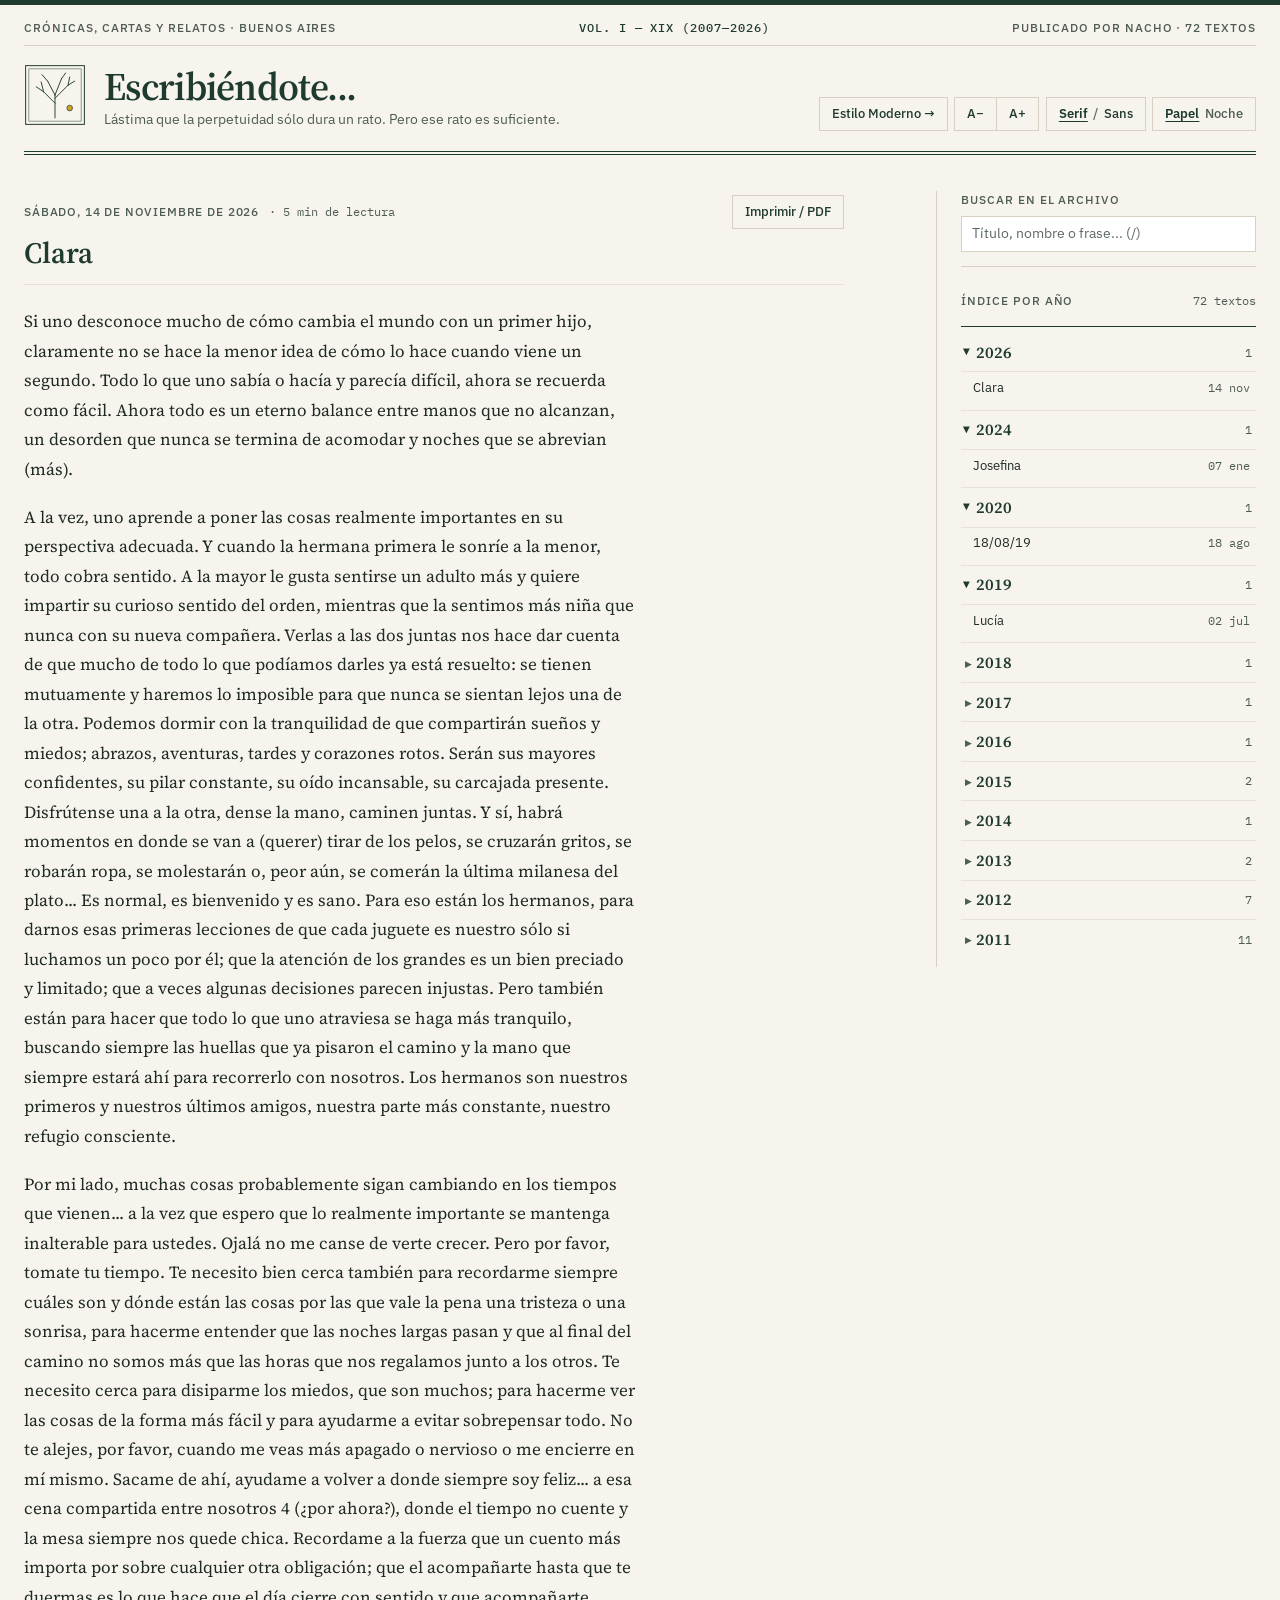
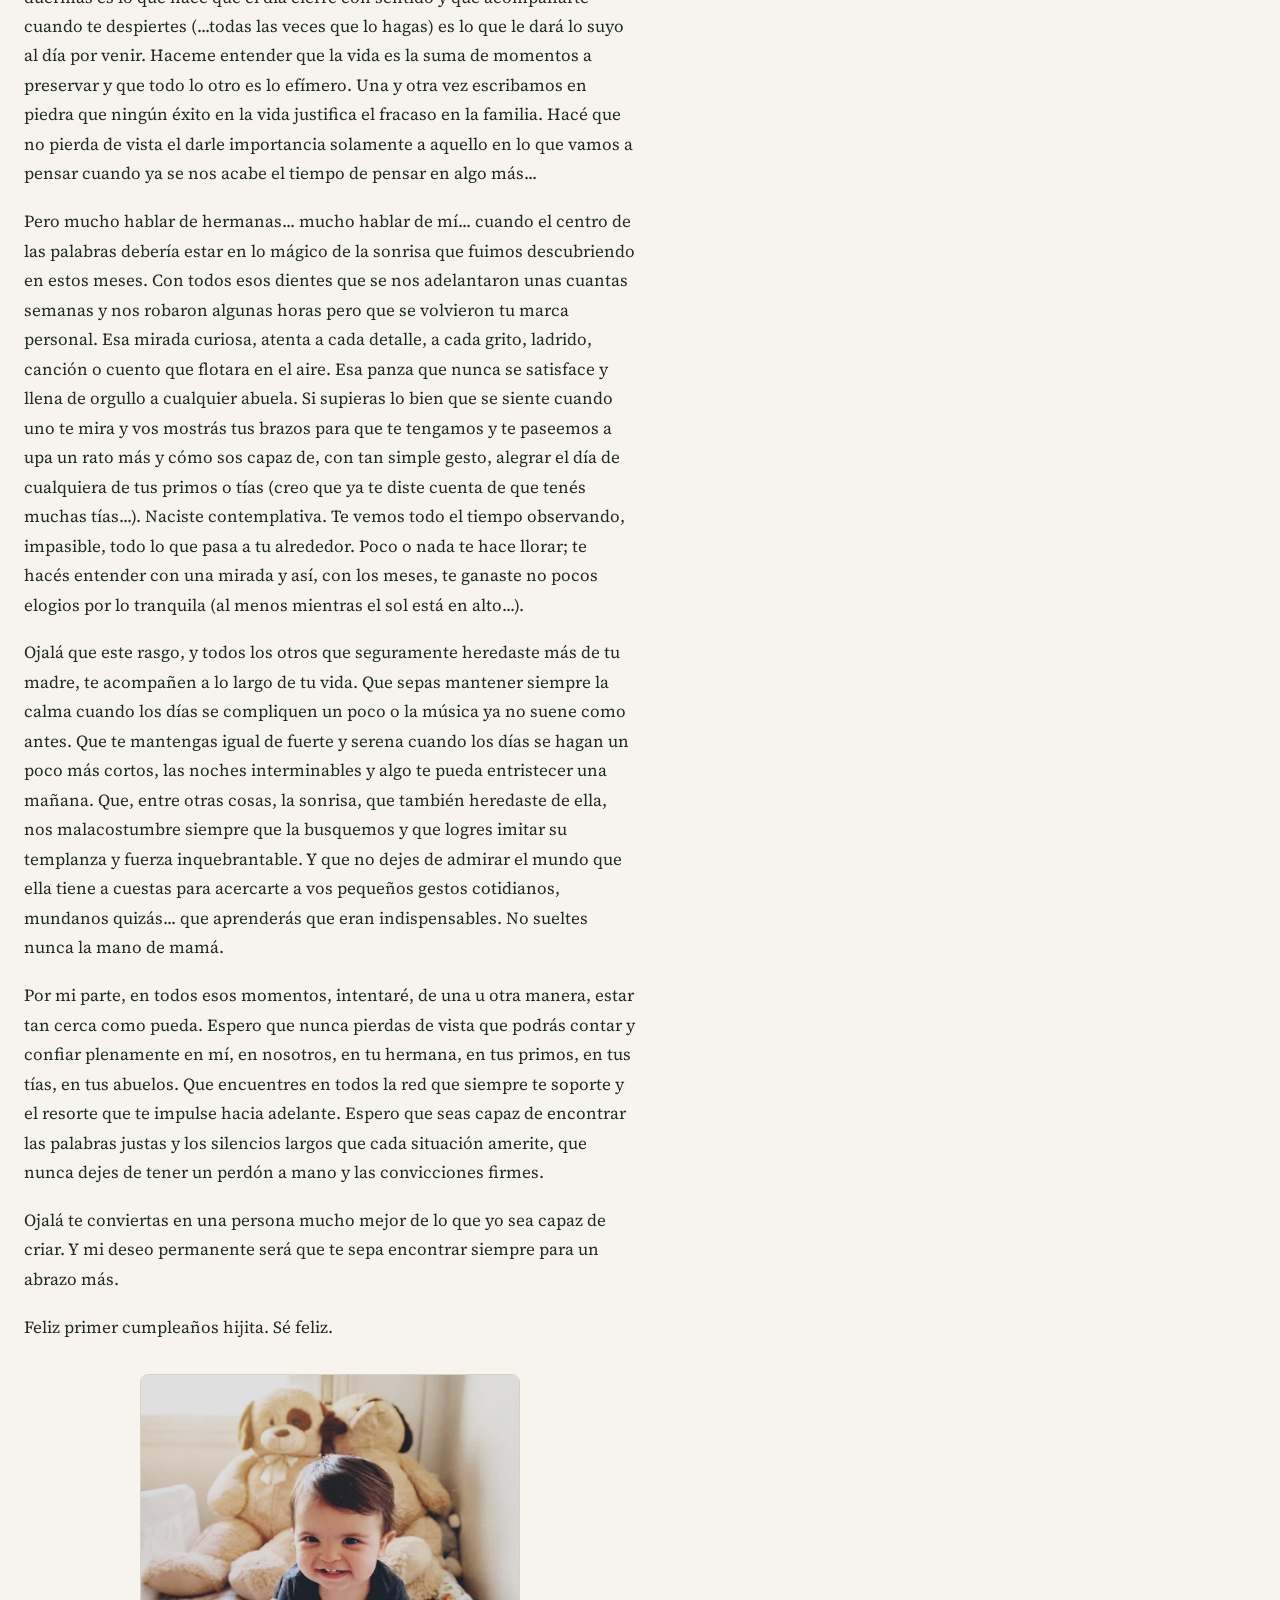
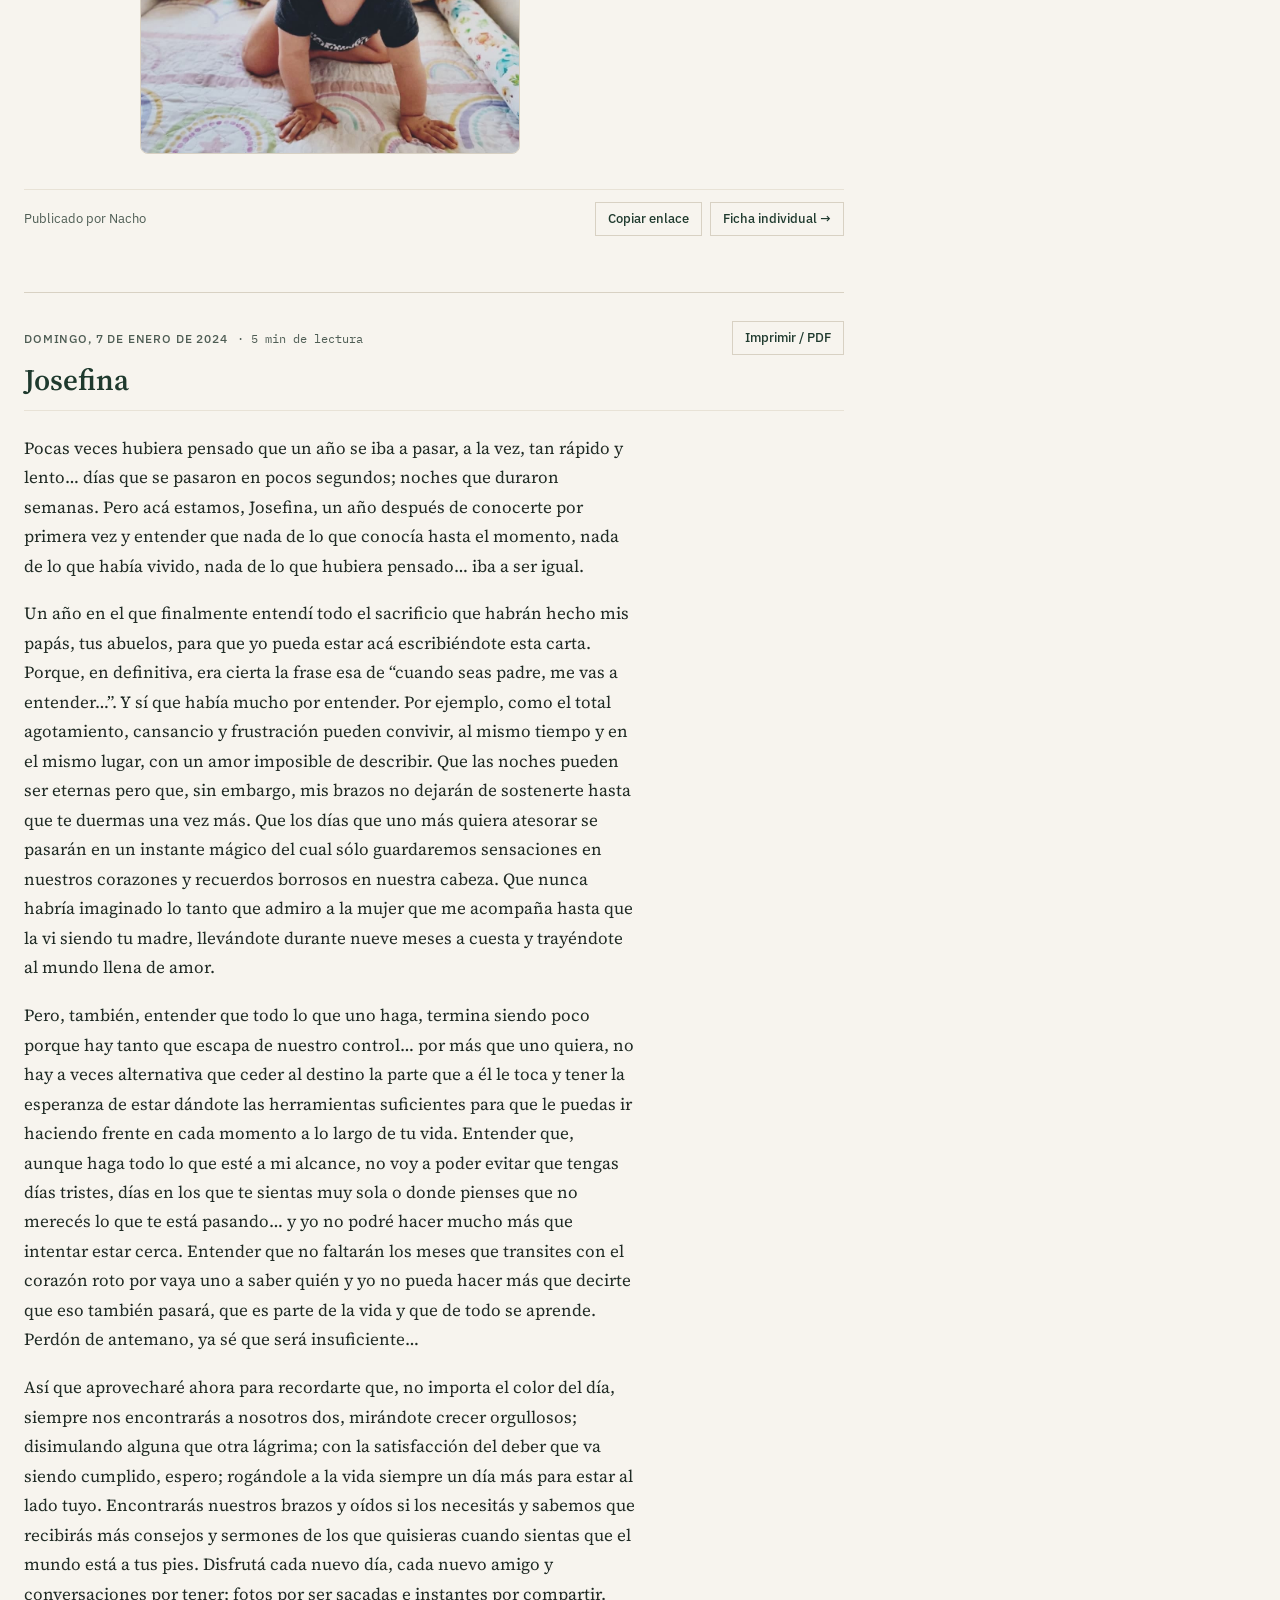
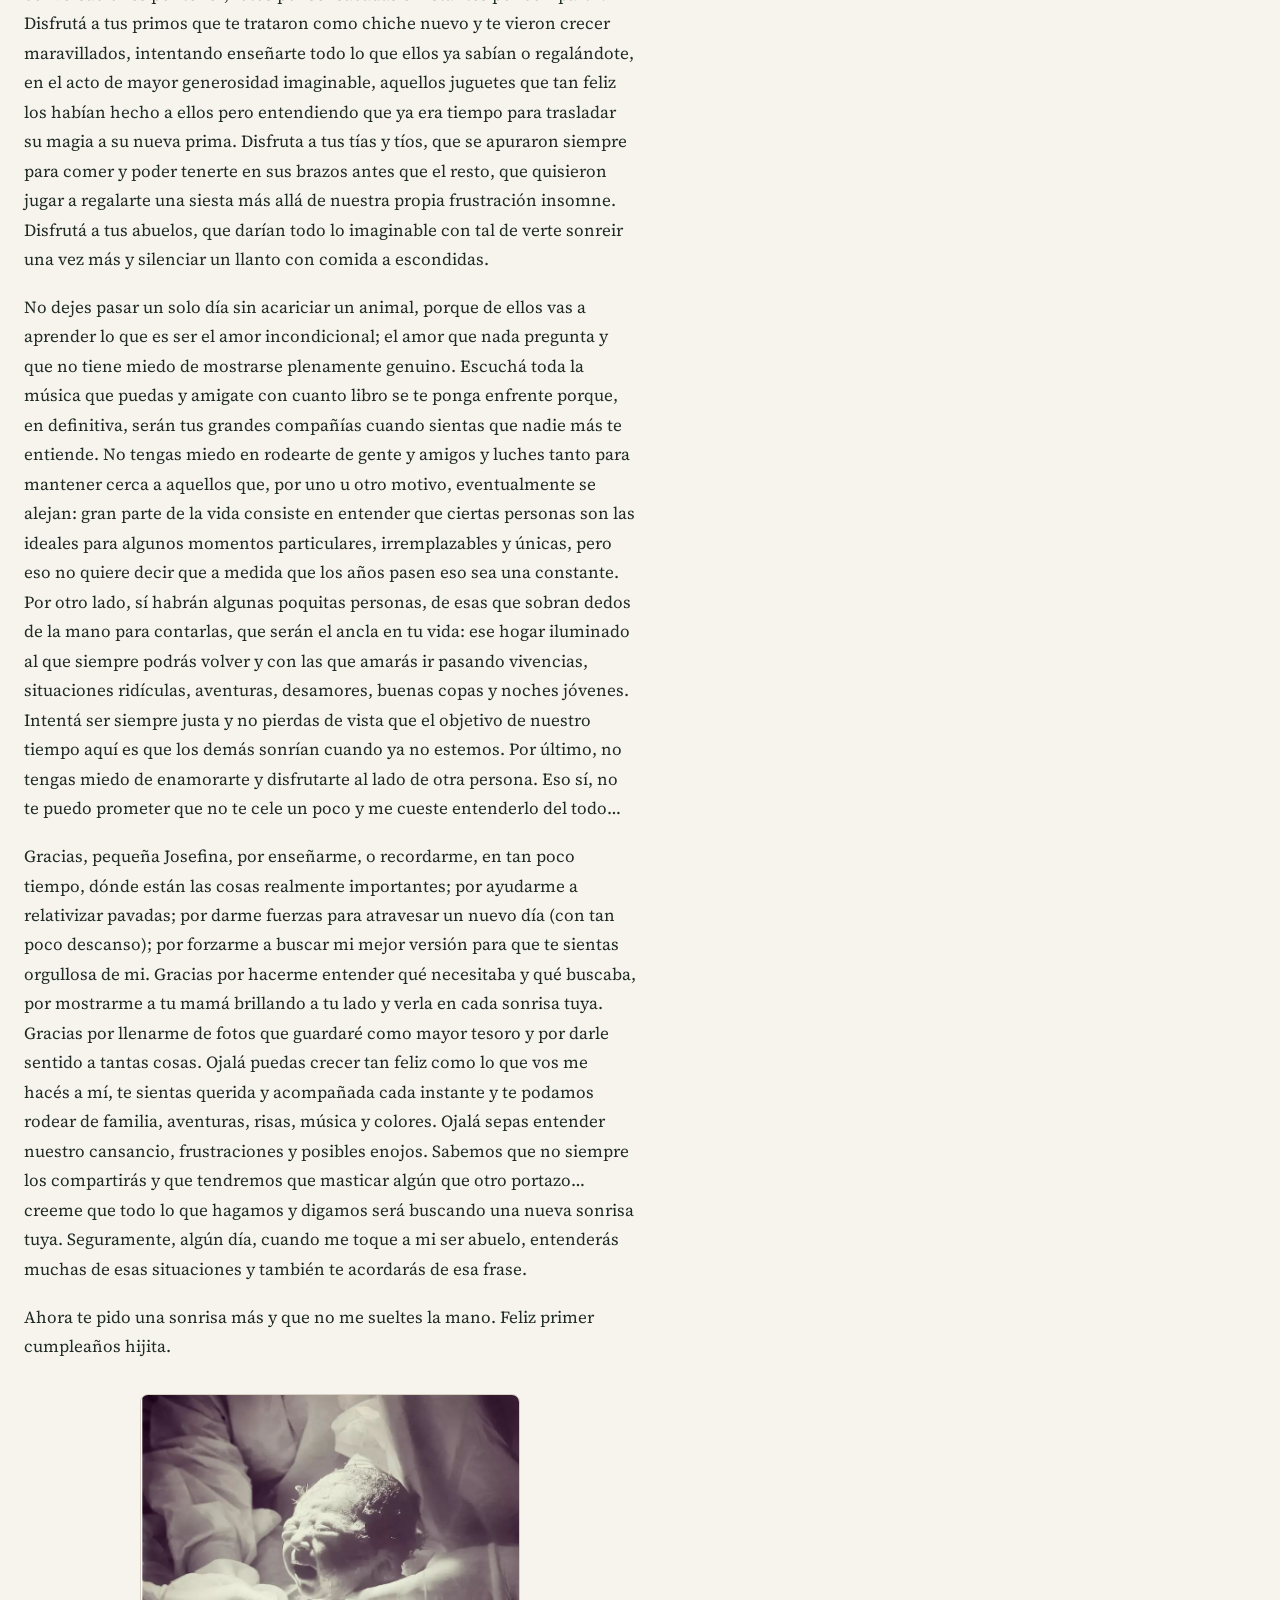
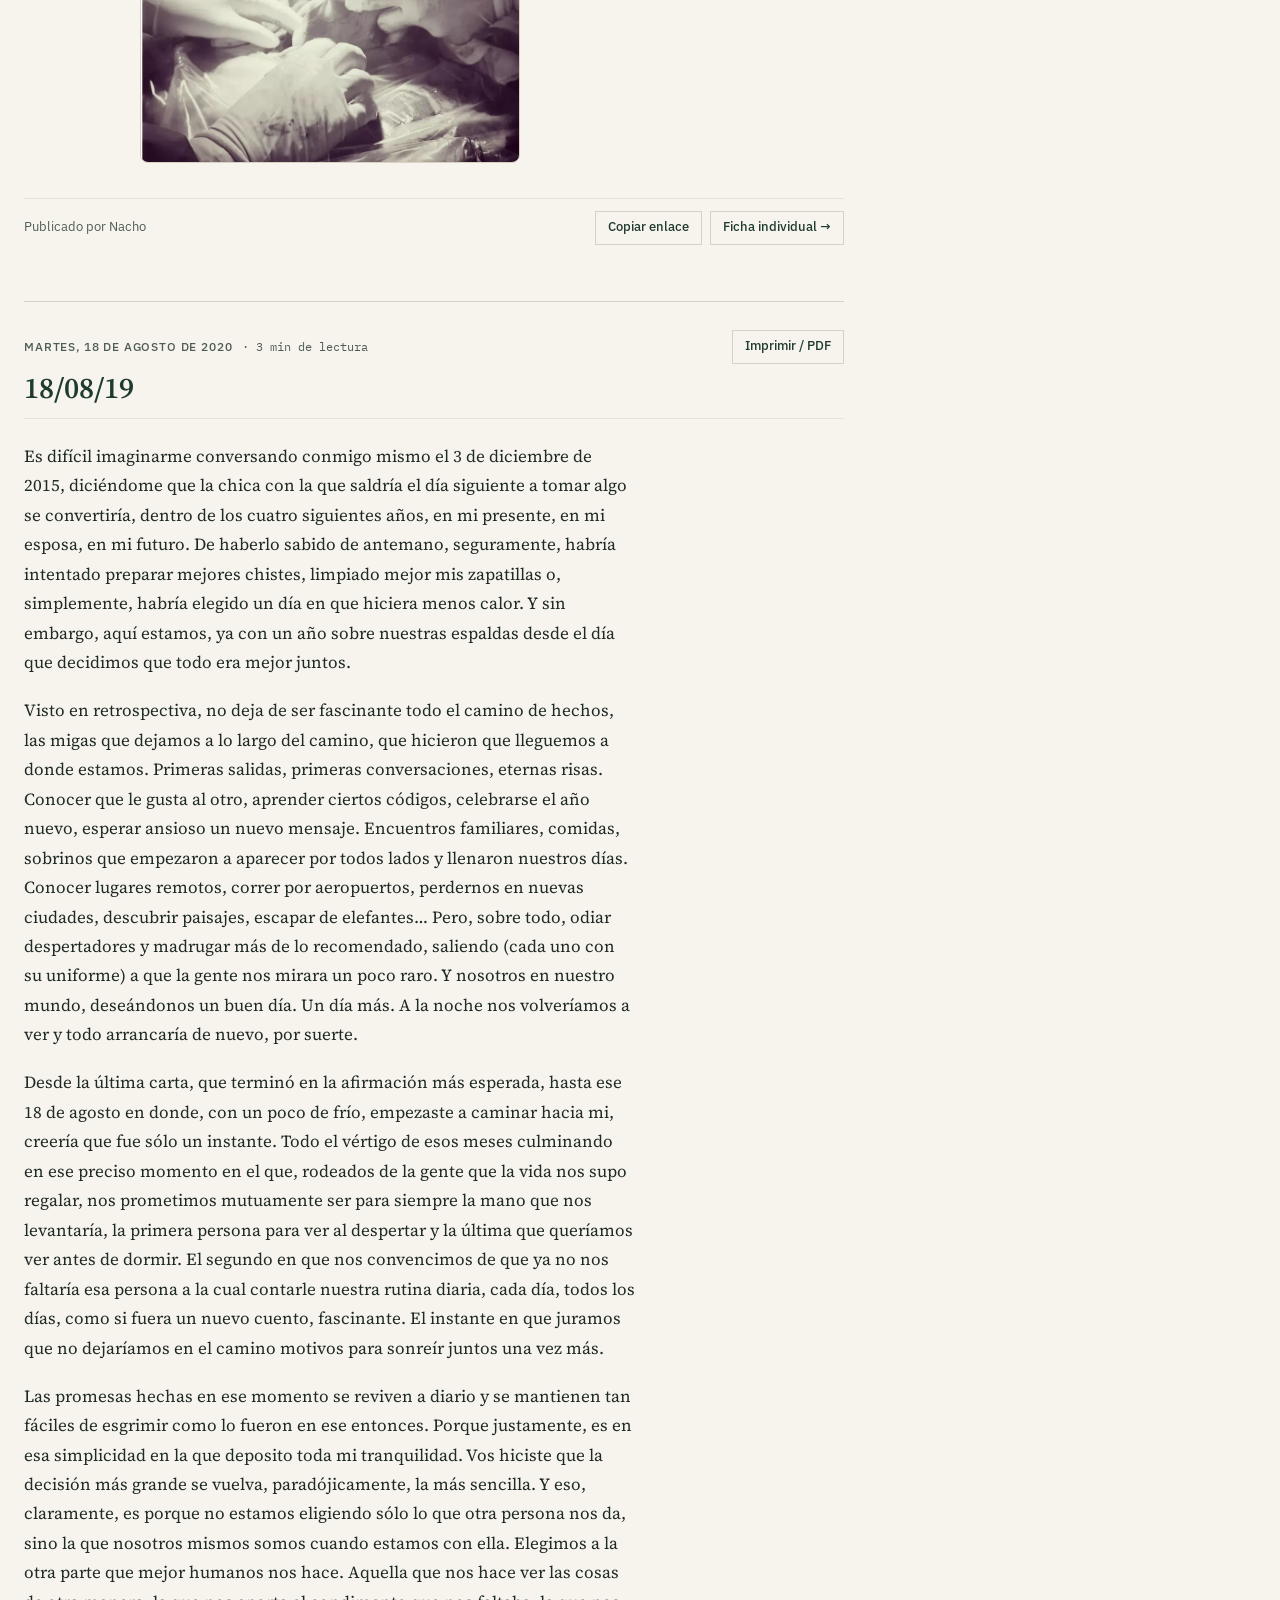
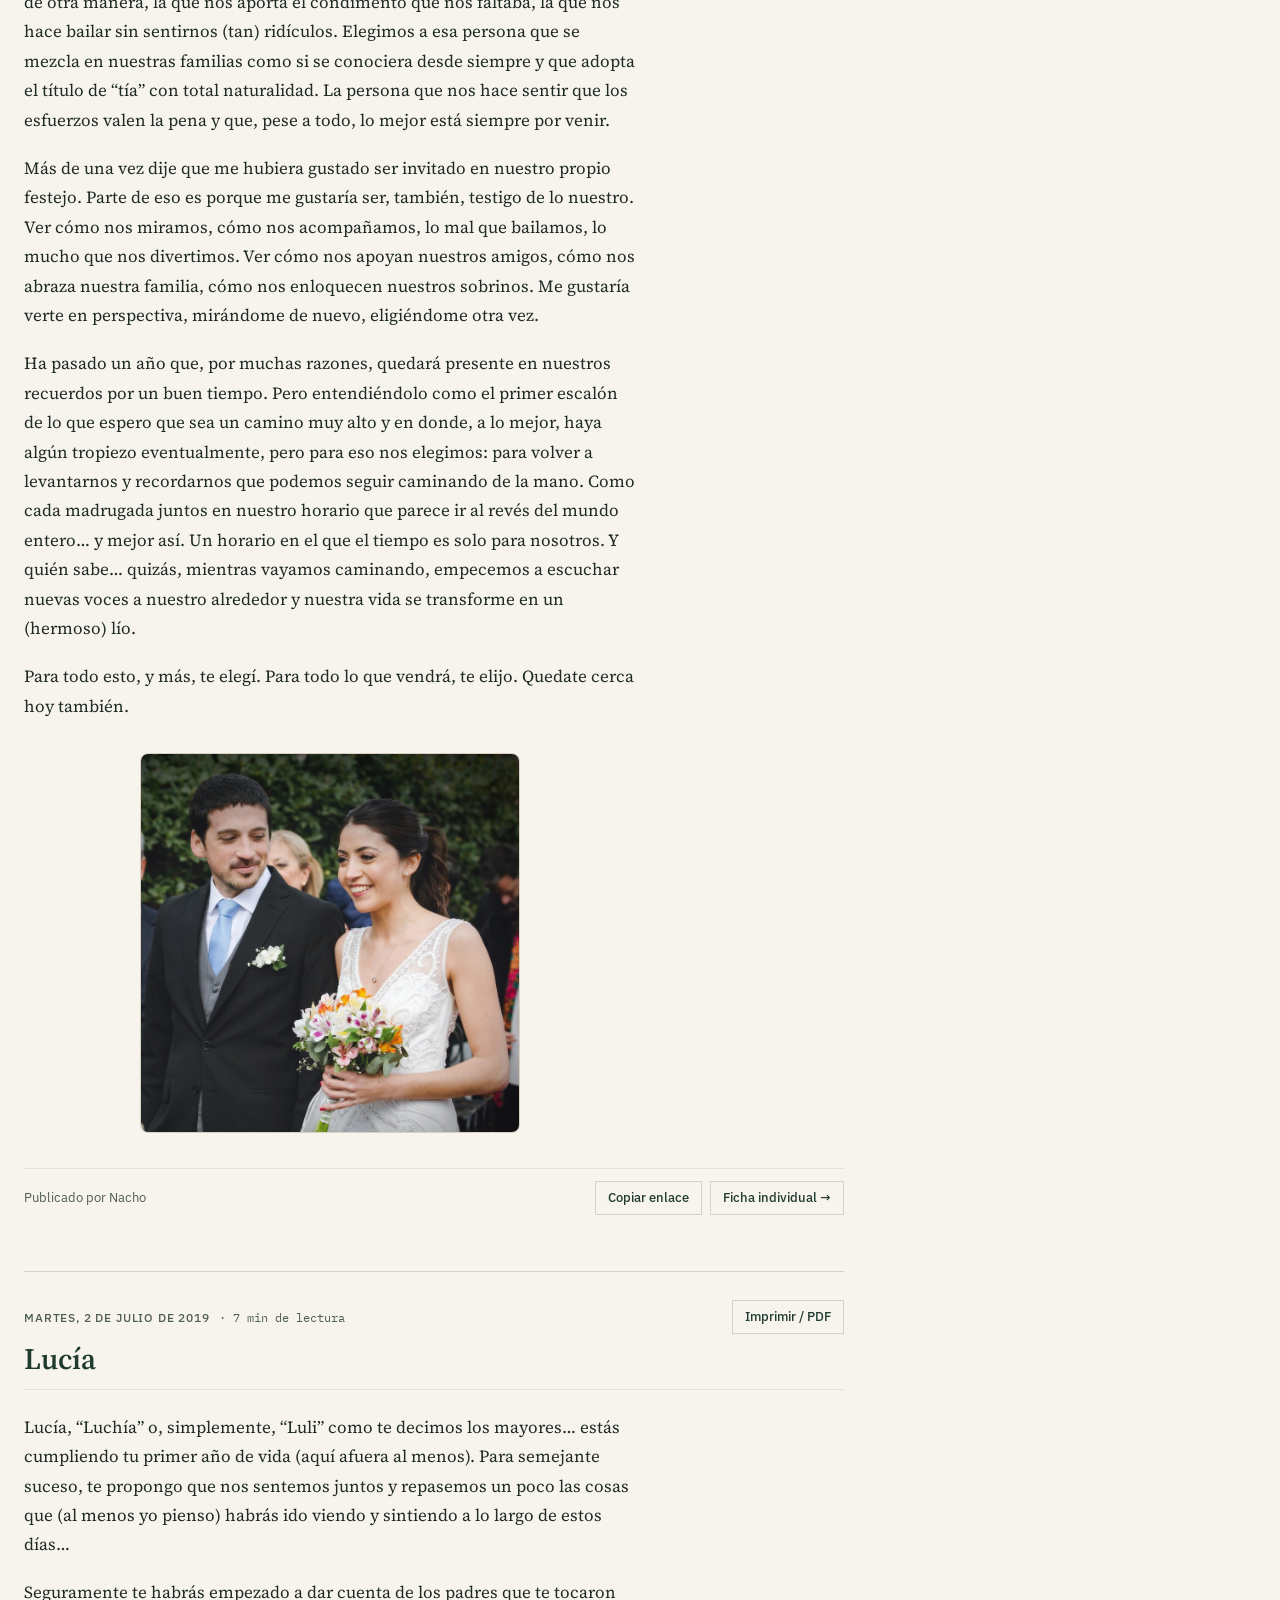
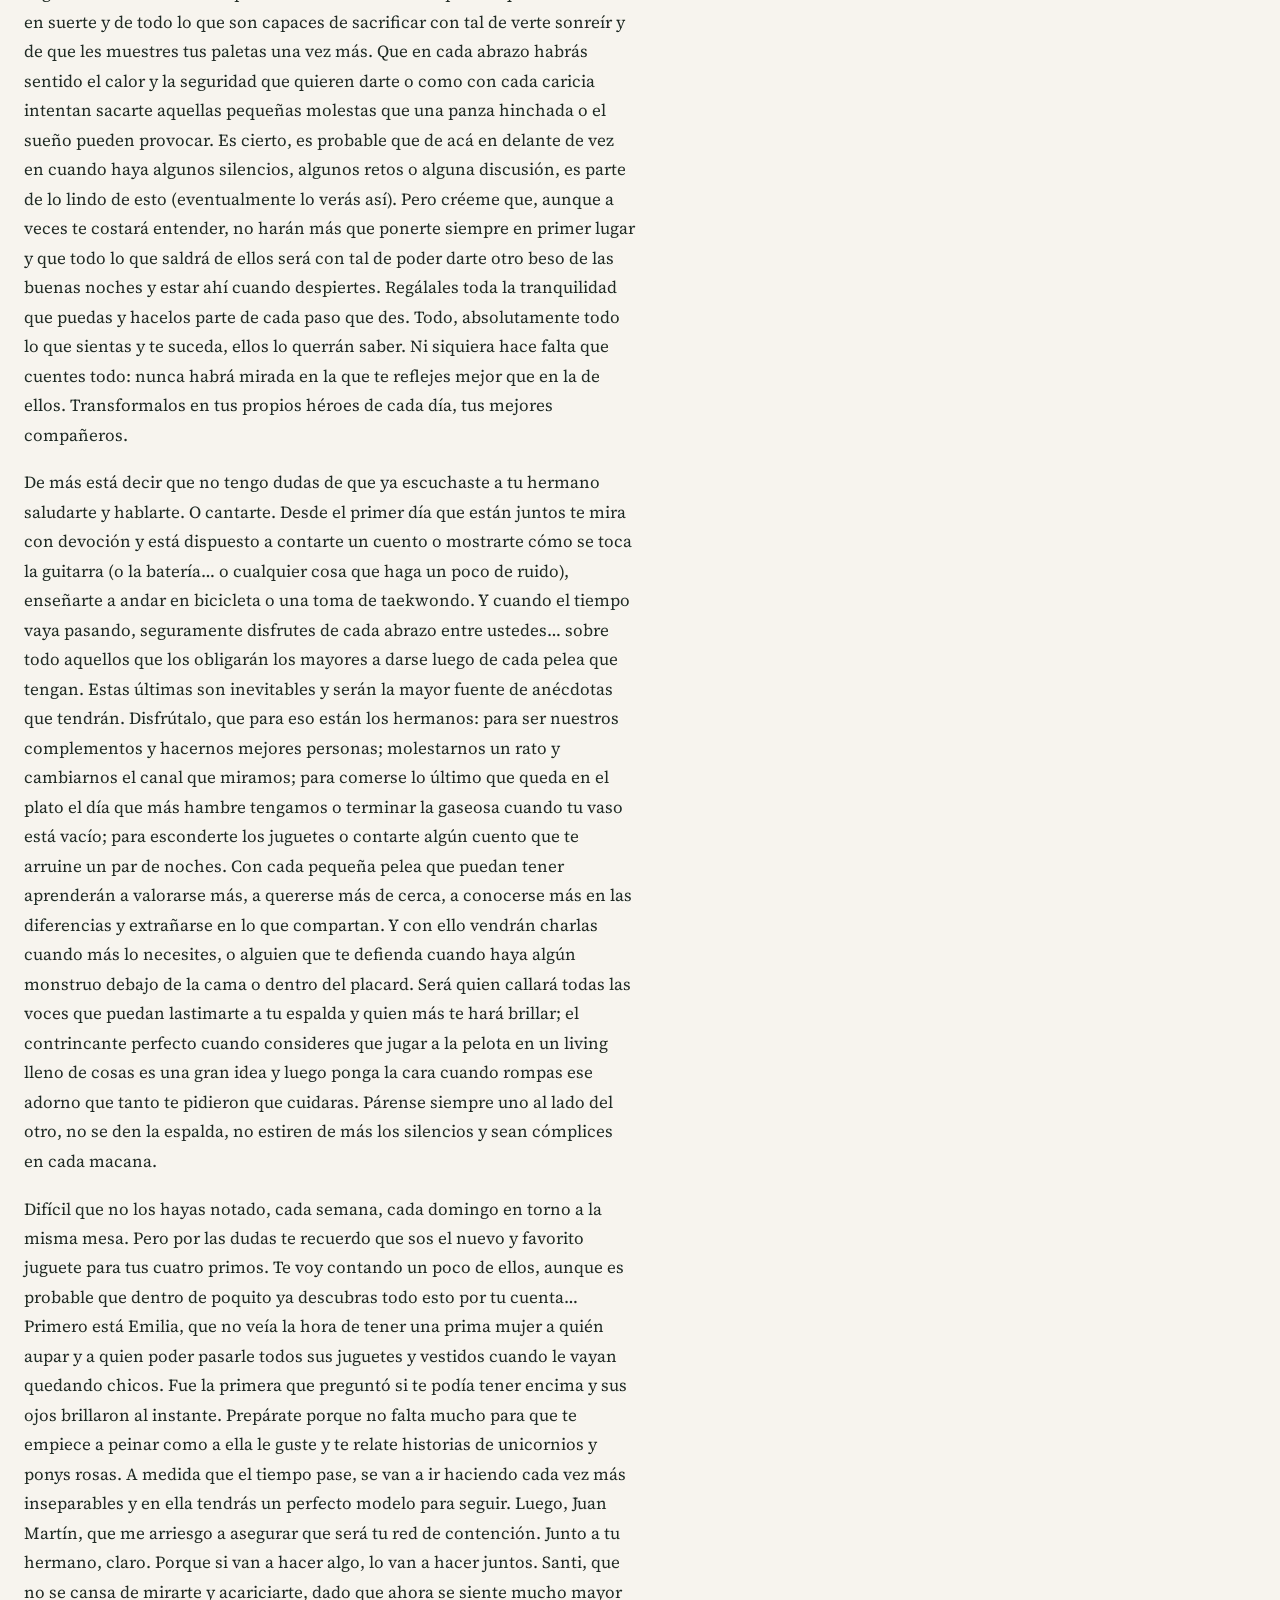
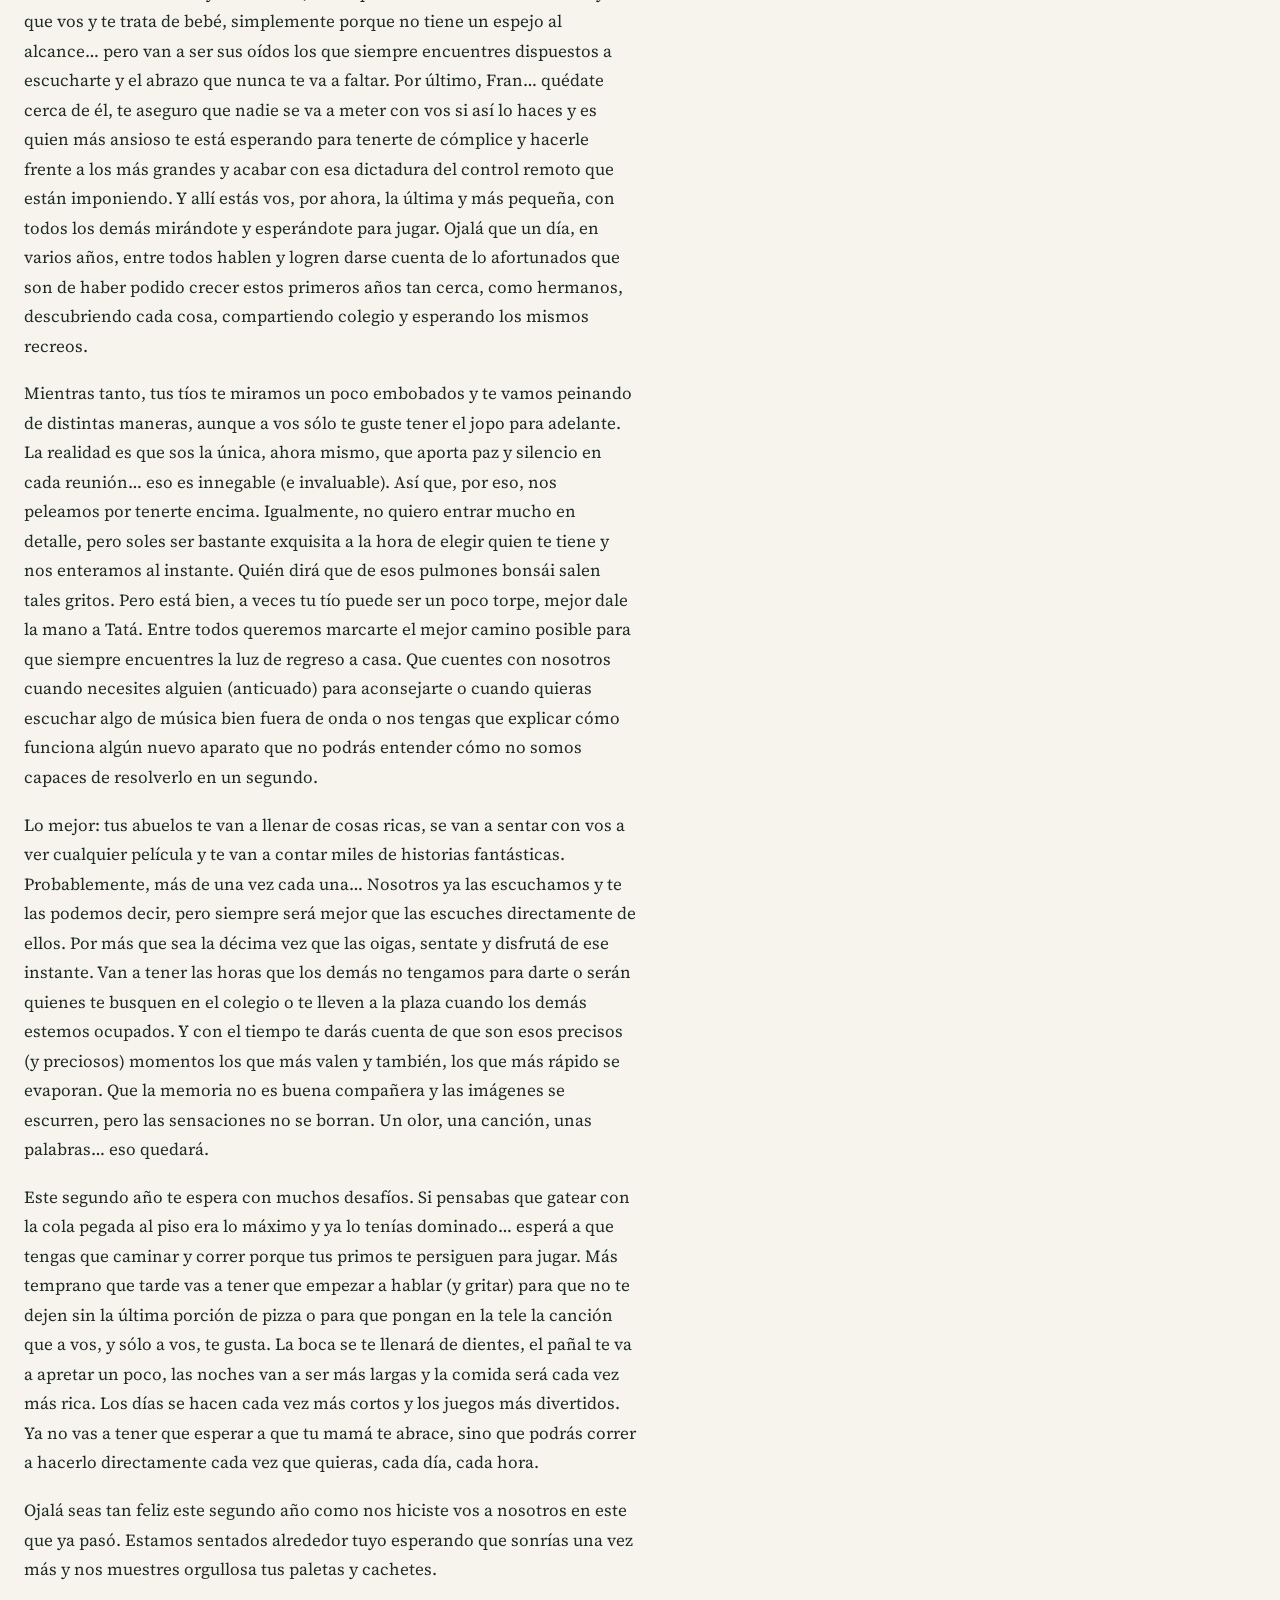
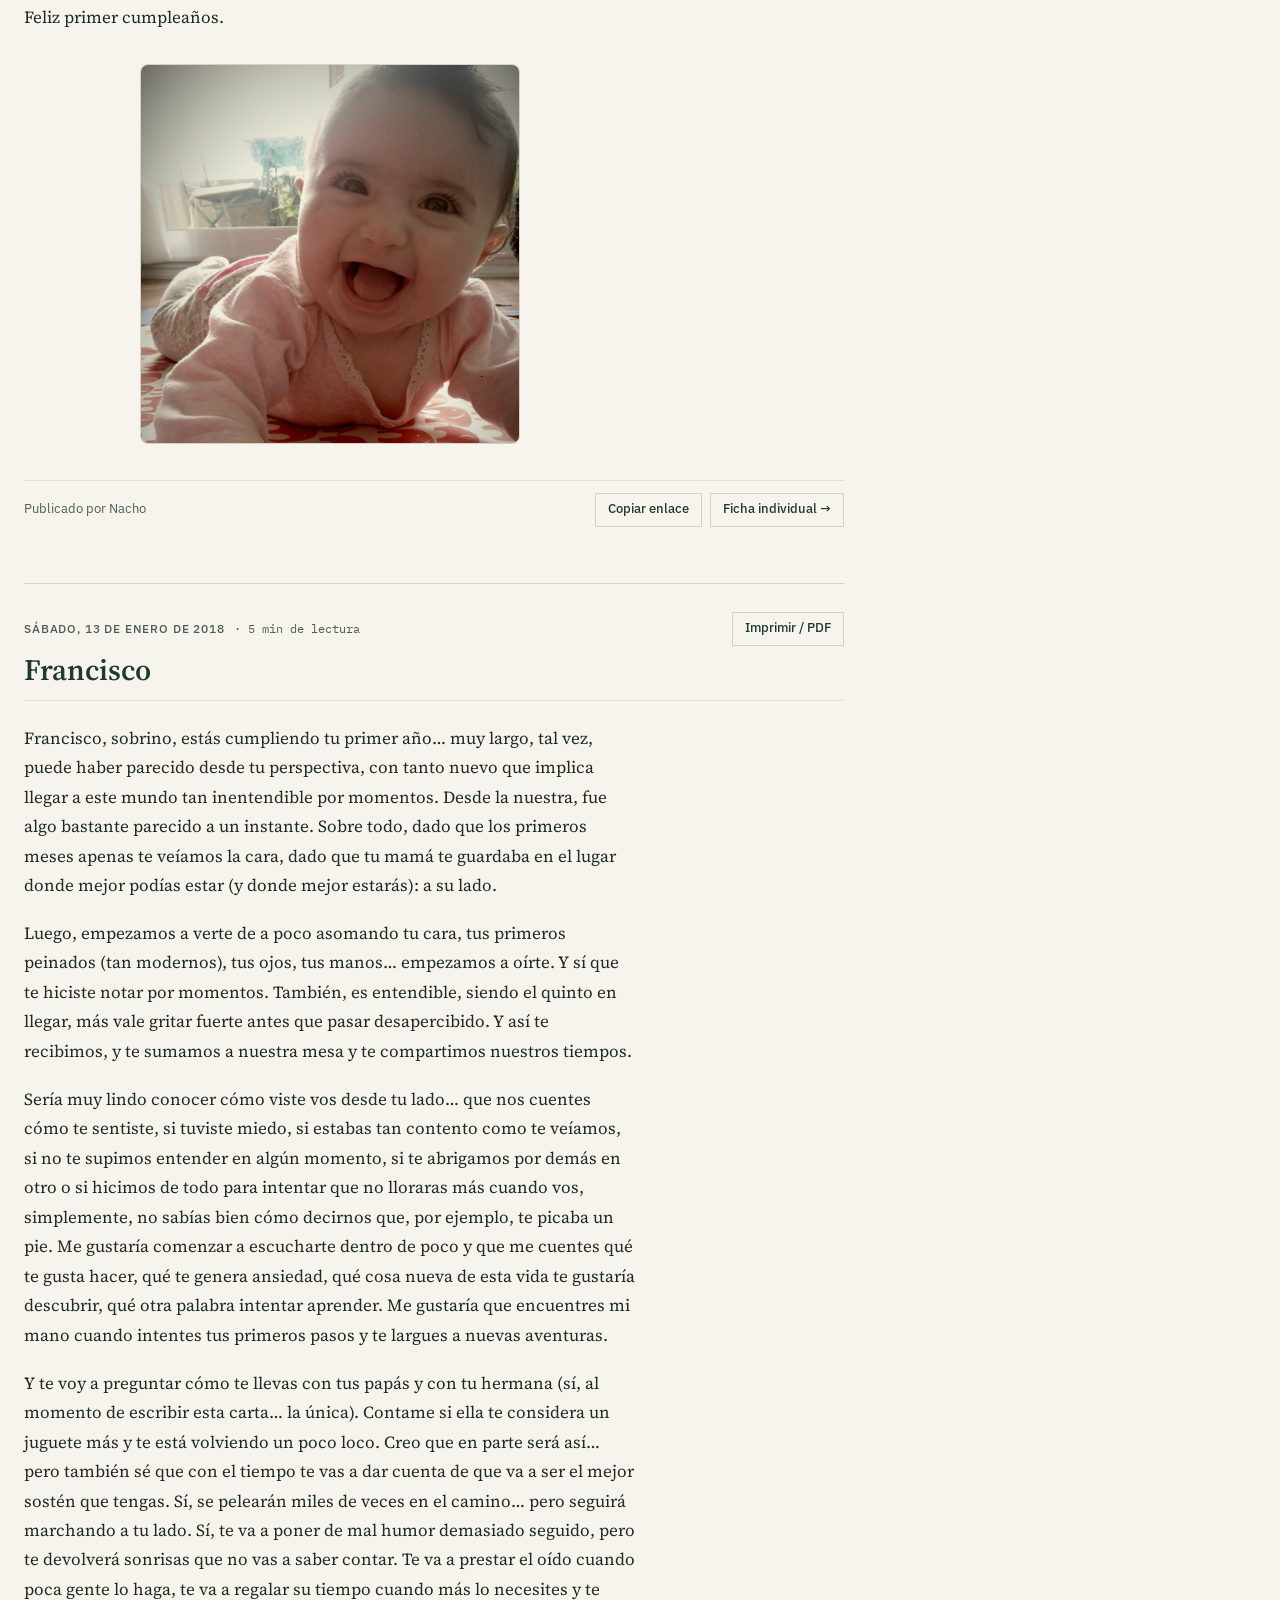
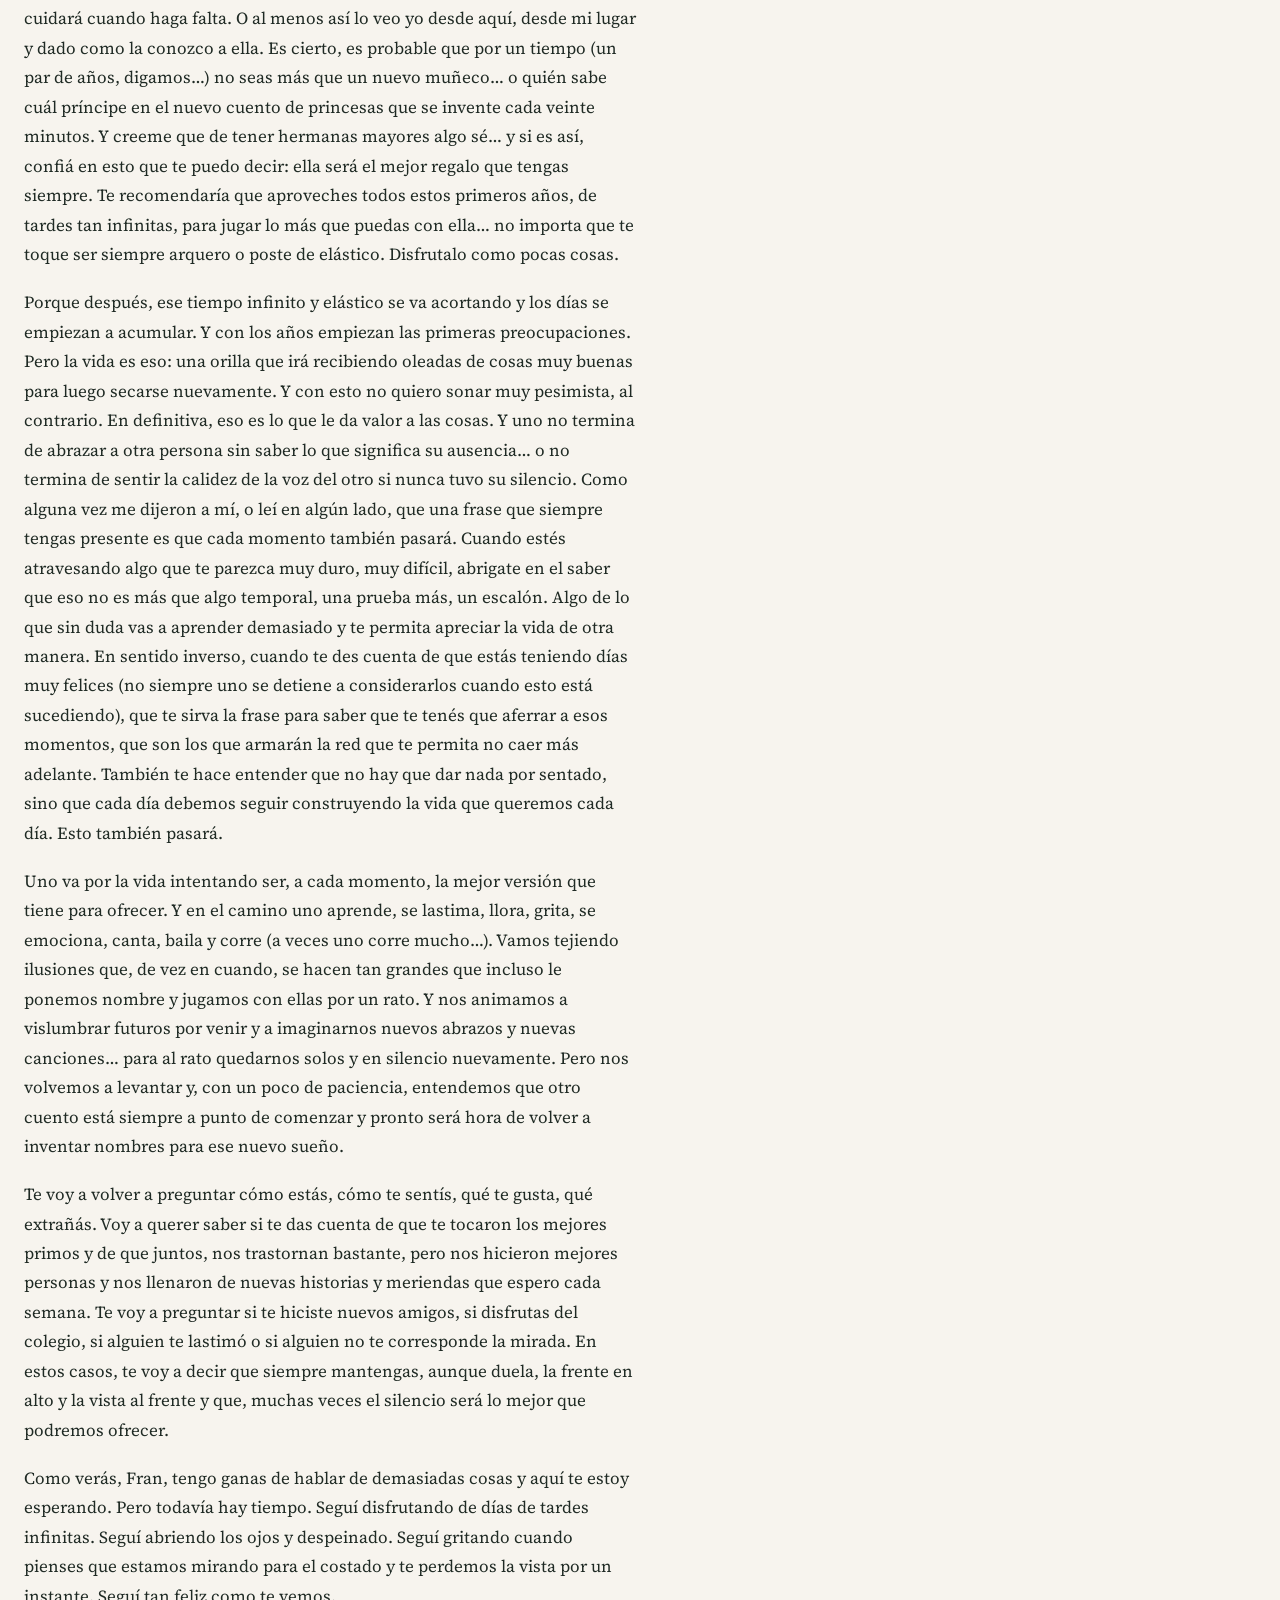
<file: index.html>
<!DOCTYPE html>
<html lang="es" data-theme="light" data-font="serif" data-size="md">
<head>
  <meta charset="UTF-8" />
  <meta name="viewport" content="width=device-width, initial-scale=1.0" />
  <title>Escribiéndote...</title>
  <meta name="description" content="Lástima que la perpetuidad sólo dura un rato. Pero ese rato es suficiente." />
  <meta property="og:title" content="Escribiéndote..." />
  <meta property="og:description" content="Lástima que la perpetuidad sólo dura un rato. Pero ese rato es suficiente." />
  <meta property="og:type" content="website" />
  <meta name="color-scheme" content="light dark" />
  <script>
    (function () {
      try {
        var savedTheme = localStorage.getItem('escribiendote_theme_editorial');
        var theme = (savedTheme === 'dark' || savedTheme === 'light') ? savedTheme : 'light';
        document.querySelector('meta[name="color-scheme"]').content = theme;
        document.documentElement.setAttribute('data-theme', theme);
        var savedFont = localStorage.getItem('escribiendote_font_editorial');
        var font = (savedFont === 'sans' || savedFont === 'serif') ? savedFont : 'serif';
        document.documentElement.setAttribute('data-font', font);
        var savedSize = localStorage.getItem('escribiendote_size_editorial');
        if (savedSize === 'sm' || savedSize === 'md' || savedSize === 'lg') {
          document.documentElement.setAttribute('data-size', savedSize);
        }
      } catch (e) {}
    })();
  </script>
  <meta name="theme-color" content="#1f3a2e" id="meta-theme-color" />
  <link rel="icon" type="image/svg+xml" href="favicon.svg" />
  <link rel="preconnect" href="https://fonts.googleapis.com" />
  <link rel="preconnect" href="https://fonts.gstatic.com" crossorigin />
  <link rel="stylesheet" href="https://fonts.googleapis.com/css2?family=Source+Serif+4:ital,opsz,wght@0,8..60,400;0,8..60,600;1,8..60,400&family=IBM+Plex+Sans:ital,wght@0,400;0,500;0,600;1,400&family=IBM+Plex+Mono:wght@400;500&display=swap" />
  <link rel="stylesheet" href="styles.css?v=12" />
</head>
<body>
  <div class="reading-progress" id="reading-progress" aria-hidden="true"></div>

  <div class="pagina">
    <header class="cabecera" id="main-cabecera" role="banner">
      <div class="cintillo-edicion">
        <span>CRÓNICAS, CARTAS Y RELATOS · BUENOS AIRES</span>
        <span class="cintillo-centro">VOL. I — XIX (2007—2026)</span>
        <span>PUBLICADO POR NACHO · 72 TEXTOS</span>
      </div>

      <div class="cabecera-cuerpo">
        <div class="marca-con-vineta">
          <div class="vineta-exlibris" aria-hidden="true">
            <svg viewBox="0 0 76 76" width="62" height="62" fill="none" xmlns="http://www.w3.org/2000/svg">
              <rect x="2" y="2" width="72" height="72" stroke="currentColor" stroke-width="1.2"/>
              <rect x="6" y="6" width="64" height="64" stroke="currentColor" stroke-width="0.6"/>
              <path d="M38 66V38M38 48L24 34M38 42L54 26M38 38L29 21M38 38L46 18M24 34L15 28M24 34L21 22M54 26L62 21M54 26L56 16M29 21L22 13M46 18L51 11" stroke="currentColor" stroke-width="1.15" stroke-linecap="round"/>
              <circle cx="56" cy="54" r="3.5" fill="var(--acento-2)" stroke="currentColor" stroke-width="0.8"/>
            </svg>
          </div>

          <div class="marca">
            <h1 class="marca-titulo">
              <a href="#" id="home-link">Escribiéndote...</a>
            </h1>
            <p class="marca-sub">Lástima que la perpetuidad sólo dura un rato. Pero ese rato es suficiente.</p>
          </div>
        </div>

        <div class="cabecera-derecha">
          <div class="controles-barra">
            <a href="moderno.html" class="btn-recto secundario" title="Cambiar a la versión Estilo Moderno">
              Estilo Moderno →
            </a>

            <div class="grupo-recto" role="group" aria-label="Tamaño de texto">
              <button type="button" class="btn-recto secundario" id="size-down" title="Reducir tamaño de texto" aria-label="Reducir tamaño de texto">A−</button>
              <button type="button" class="btn-recto secundario" id="size-up" title="Aumentar tamaño de texto" aria-label="Aumentar tamaño de texto">A+</button>
            </div>

            <button type="button" class="btn-recto secundario" id="font-toggle" title="Alternar cuerpo entre Source Serif 4 e IBM Plex Sans">
              <span class="font-opt" data-mode="serif">Serif</span>
              <span class="sep-barra">/</span>
              <span class="font-opt" data-mode="sans">Sans</span>
            </button>

            <button type="button" class="btn-recto secundario" id="theme-toggle" aria-label="Cambiar entre papel crema y modo nocturno" title="Alternar Papel crema / Modo nocturno">
              <span class="label-tema-claro">Papel</span>
              <span class="label-tema-oscuro">Noche</span>
            </button>

            <button type="button" class="btn-recto secundario mobile-archive-btn" id="mobile-archive-toggle" aria-expanded="false" aria-controls="archive-aside">
              Índice
            </button>
          </div>
        </div>
      </div>
    </header>

    <div class="grilla-editorial">
      <main class="columna-lectura" id="main-content" role="main" tabindex="-1">
        <div id="filter-status" class="barra-filtro" hidden>
          <span id="filter-status-text"></span>
          <button type="button" id="clear-filter-btn" class="btn-recto secundario">Ver todos los relatos</button>
        </div>

        <div id="posts-container" class="flujo-relatos" aria-live="polite"></div>

        <nav id="pagination-nav" class="barra-paginacion" aria-label="Paginación de relatos"></nav>
      </main>

      <aside class="columna-archivo" id="archive-aside" aria-label="Archivo cronológico">
        <div class="bloque-lateral">
          <label for="search-input" class="etiqueta etiqueta-bloque">Buscar en el archivo</label>
          <div class="campo-busqueda">
            <input type="search" id="search-input" placeholder="Título, nombre o frase... (/)" autocomplete="off" />
            <button type="button" id="search-clear" class="limpiar-busqueda" hidden aria-label="Limpiar búsqueda">×</button>
          </div>
        </div>

        <section class="bloque-lateral" aria-labelledby="archive-heading">
          <div class="encabezado-lateral">
            <h2 id="archive-heading" class="etiqueta">Índice por año</h2>
            <span id="total-count-label" class="conteo-lateral"></span>
          </div>
          <div id="archive-tree" class="arbol-archivo"></div>
        </section>
      </aside>
    </div>

    <footer class="pie-editorial" role="contentinfo">
      <div class="pie-interno">
        <span>Escribiéndote... · Archivo literario y familiar (2007–2026)</span>
        <span>Publicado por Nacho</span>
      </div>
    </footer>
  </div>

  <button type="button" class="btn-recto volver-arriba" id="back-to-top" hidden aria-label="Volver arriba" title="Volver arriba">
    ↑ Arriba
  </button>

  <dialog id="lightbox" class="modal-editorial" closedby="any" aria-labelledby="lightbox-title">
    <div class="ficha-foto">
      <div class="ficha-cabecera">
        <div>
          <div class="etiqueta">Fotografía de archivo</div>
          <h1 class="ficha-titulo" id="lightbox-title"></h1>
        </div>
        <form method="dialog">
          <button type="submit" class="btn-recto secundario" id="lightbox-close" autofocus aria-label="Cerrar imagen">Cerrar [Esc]</button>
        </form>
      </div>
      <div id="lightbox-stage" class="ficha-imagen"></div>
      <div class="ficha-pie">
        <span class="nota" id="lightbox-date"></span>
        <a id="lightbox-download" class="btn-recto primario" href="#" download>Descargar original</a>
      </div>
    </div>
  </dialog>

  <script src="posts.js?v=12"></script>
  <script src="app.js?v=12"></script>
</body>
</html>
</file>
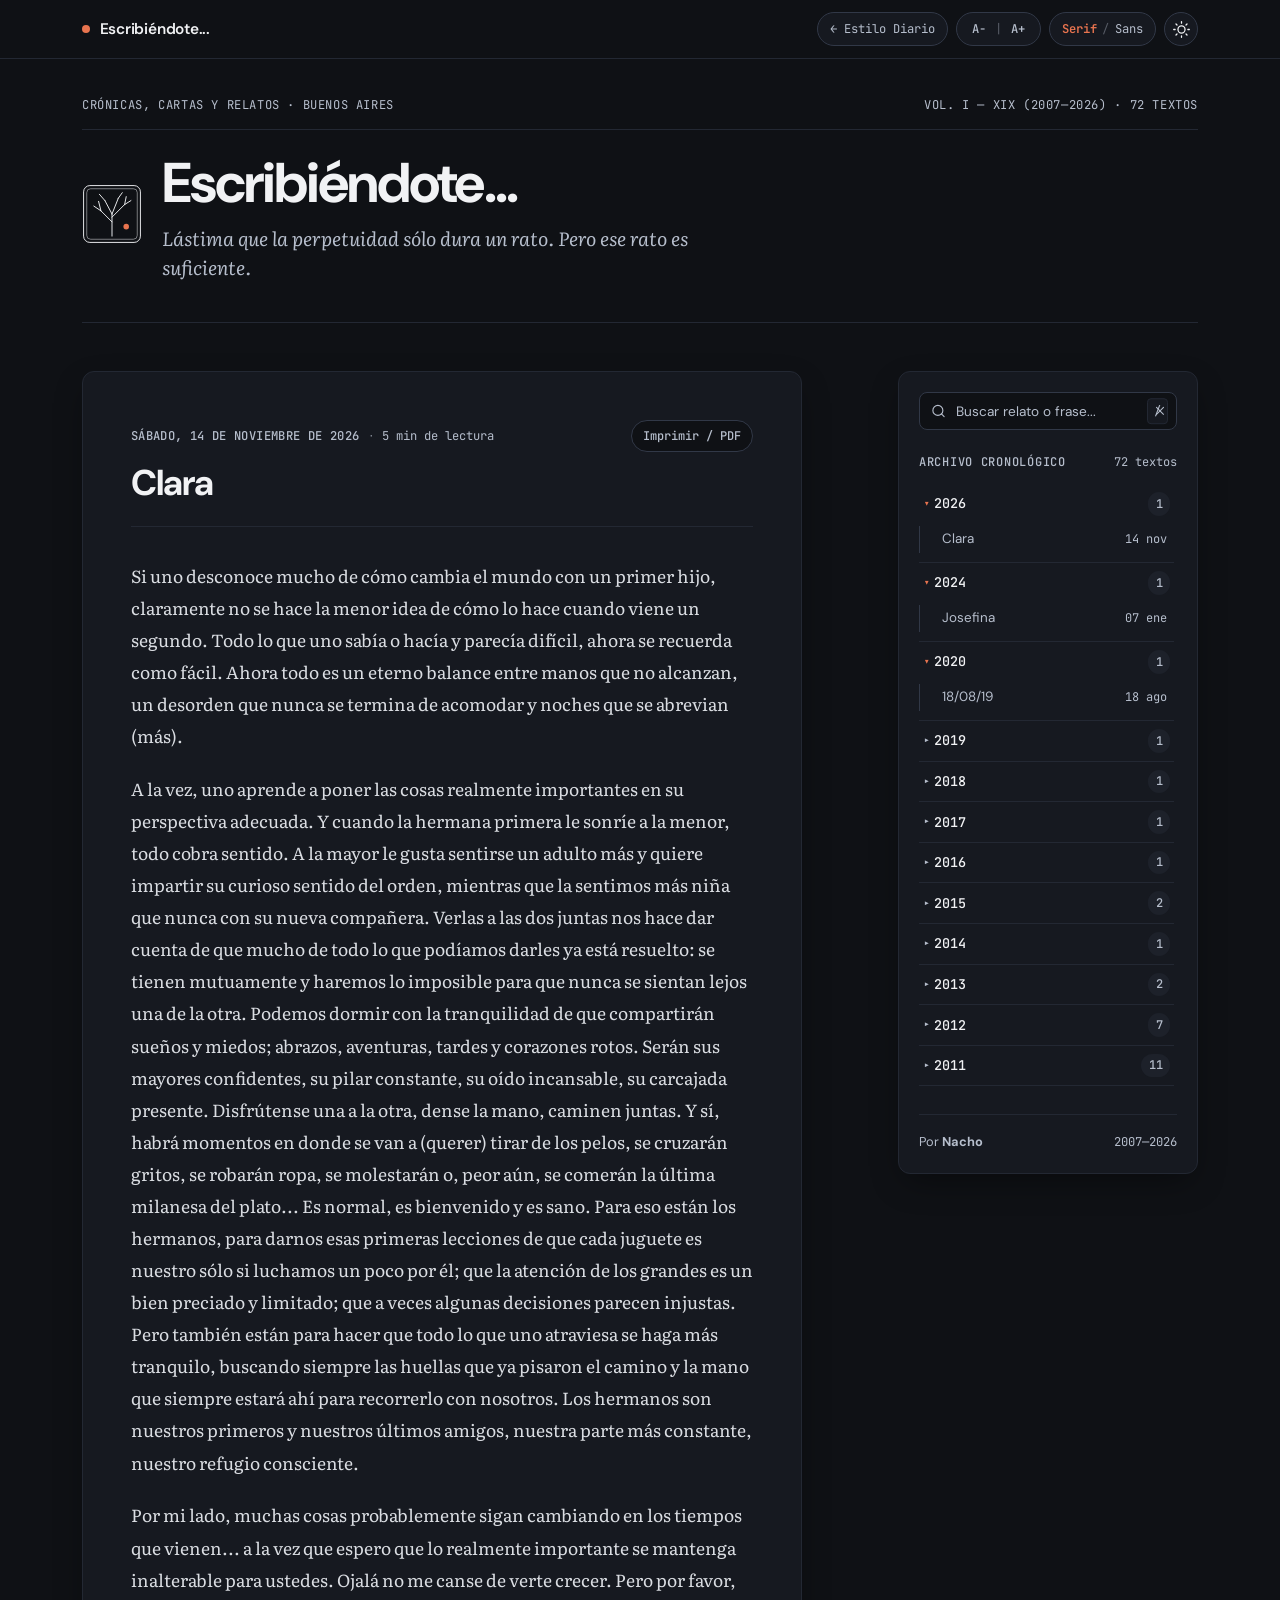
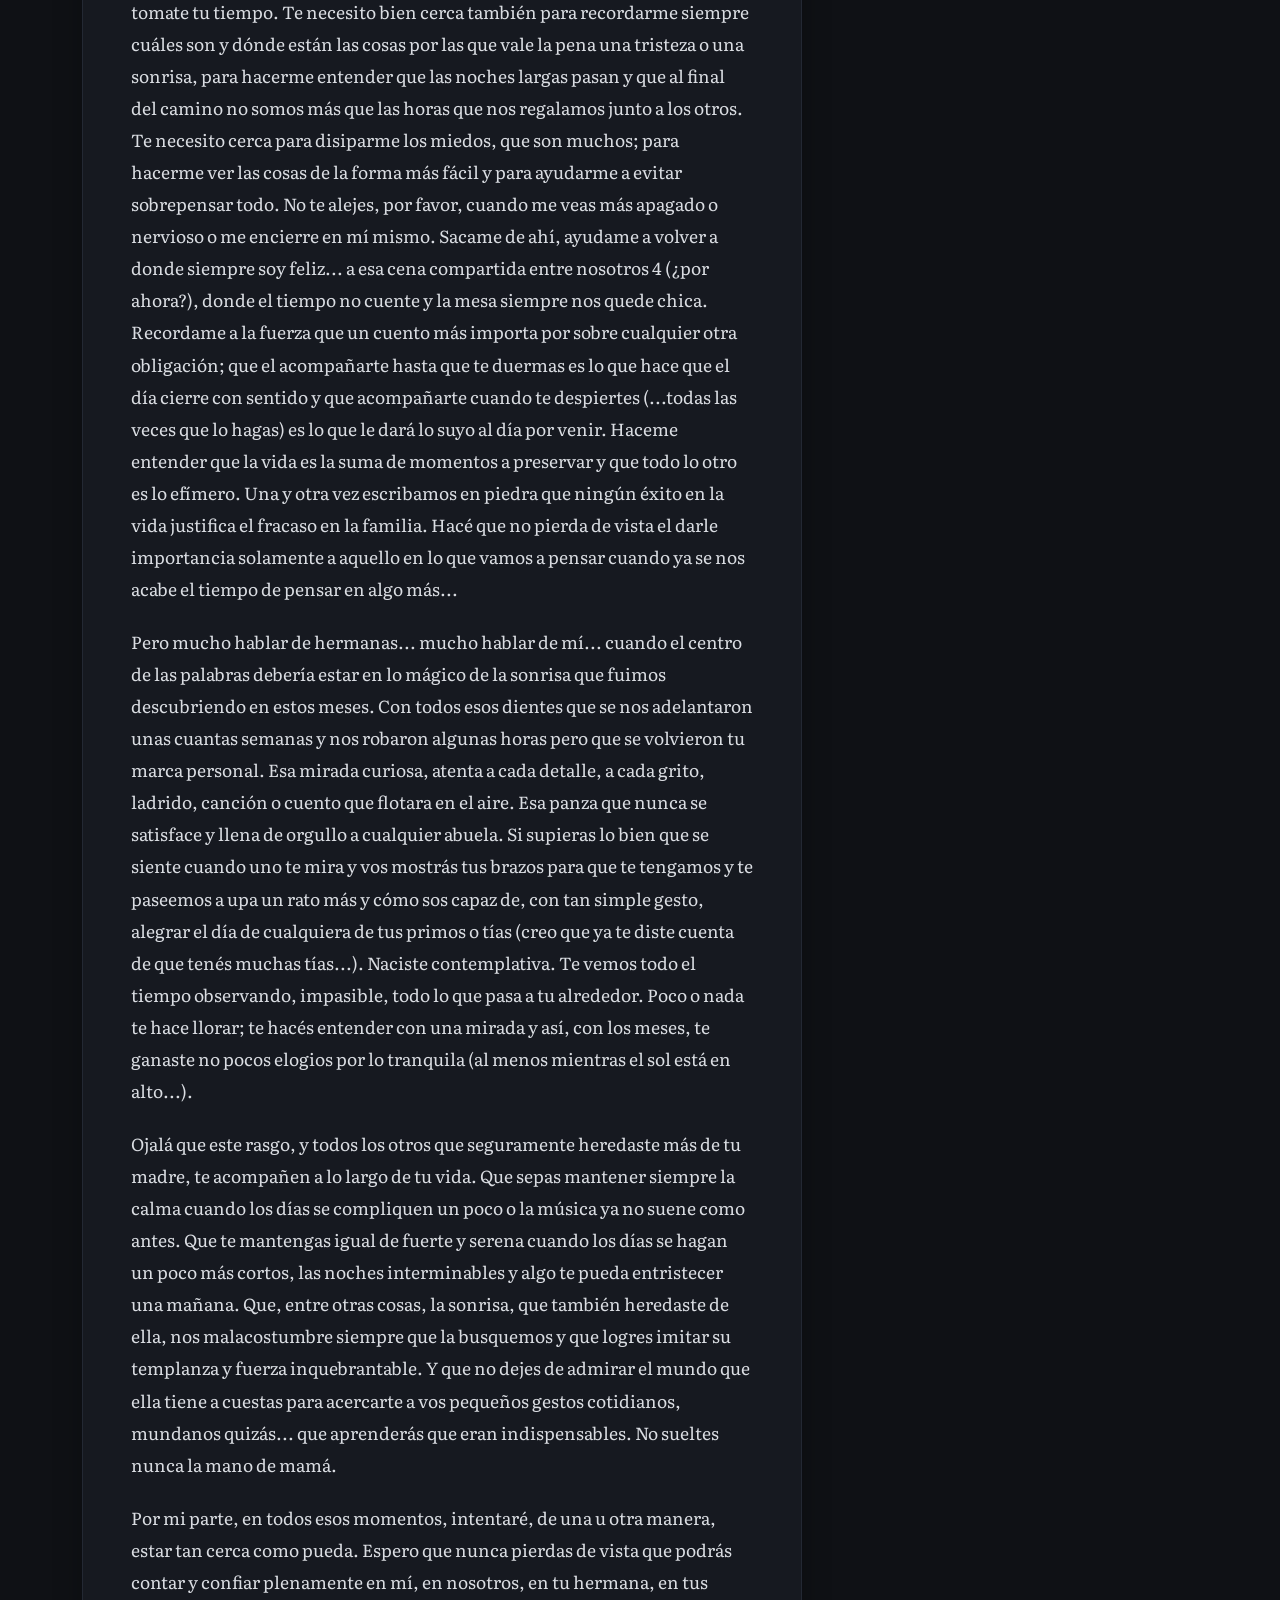
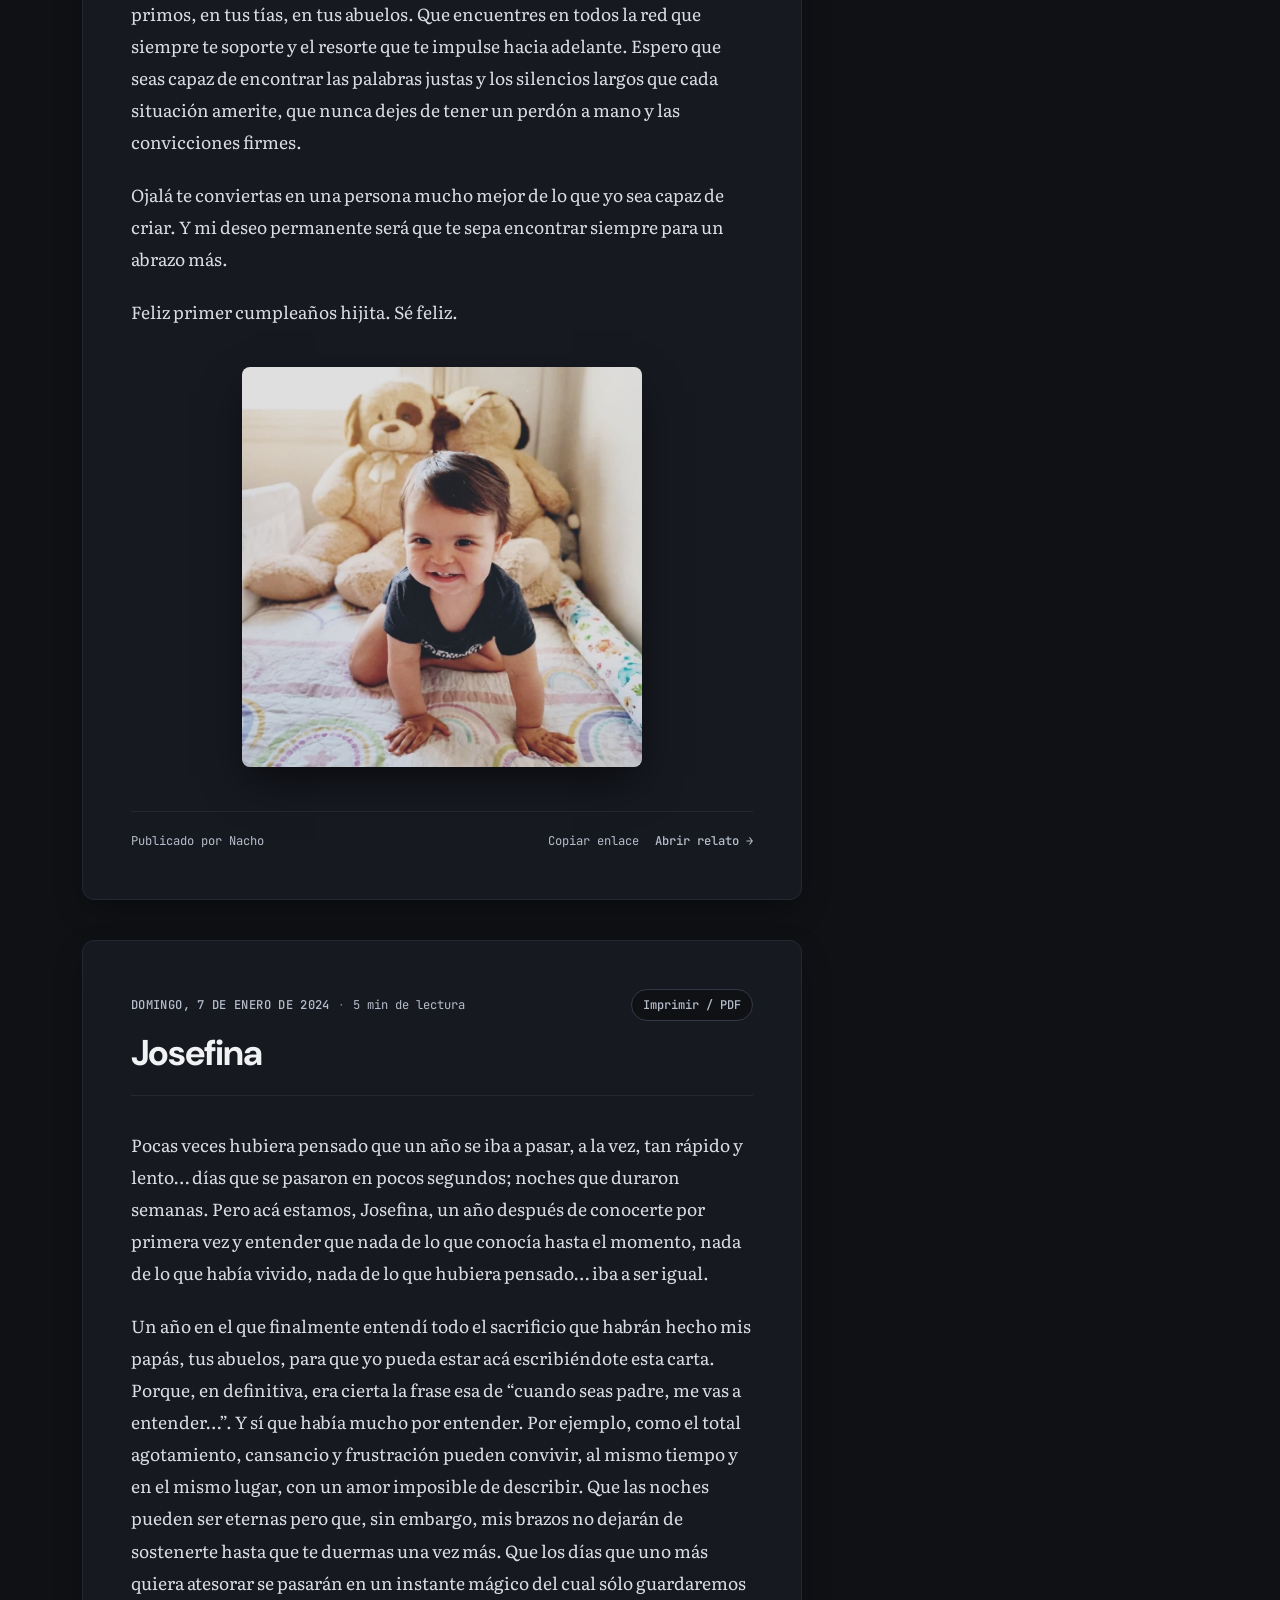
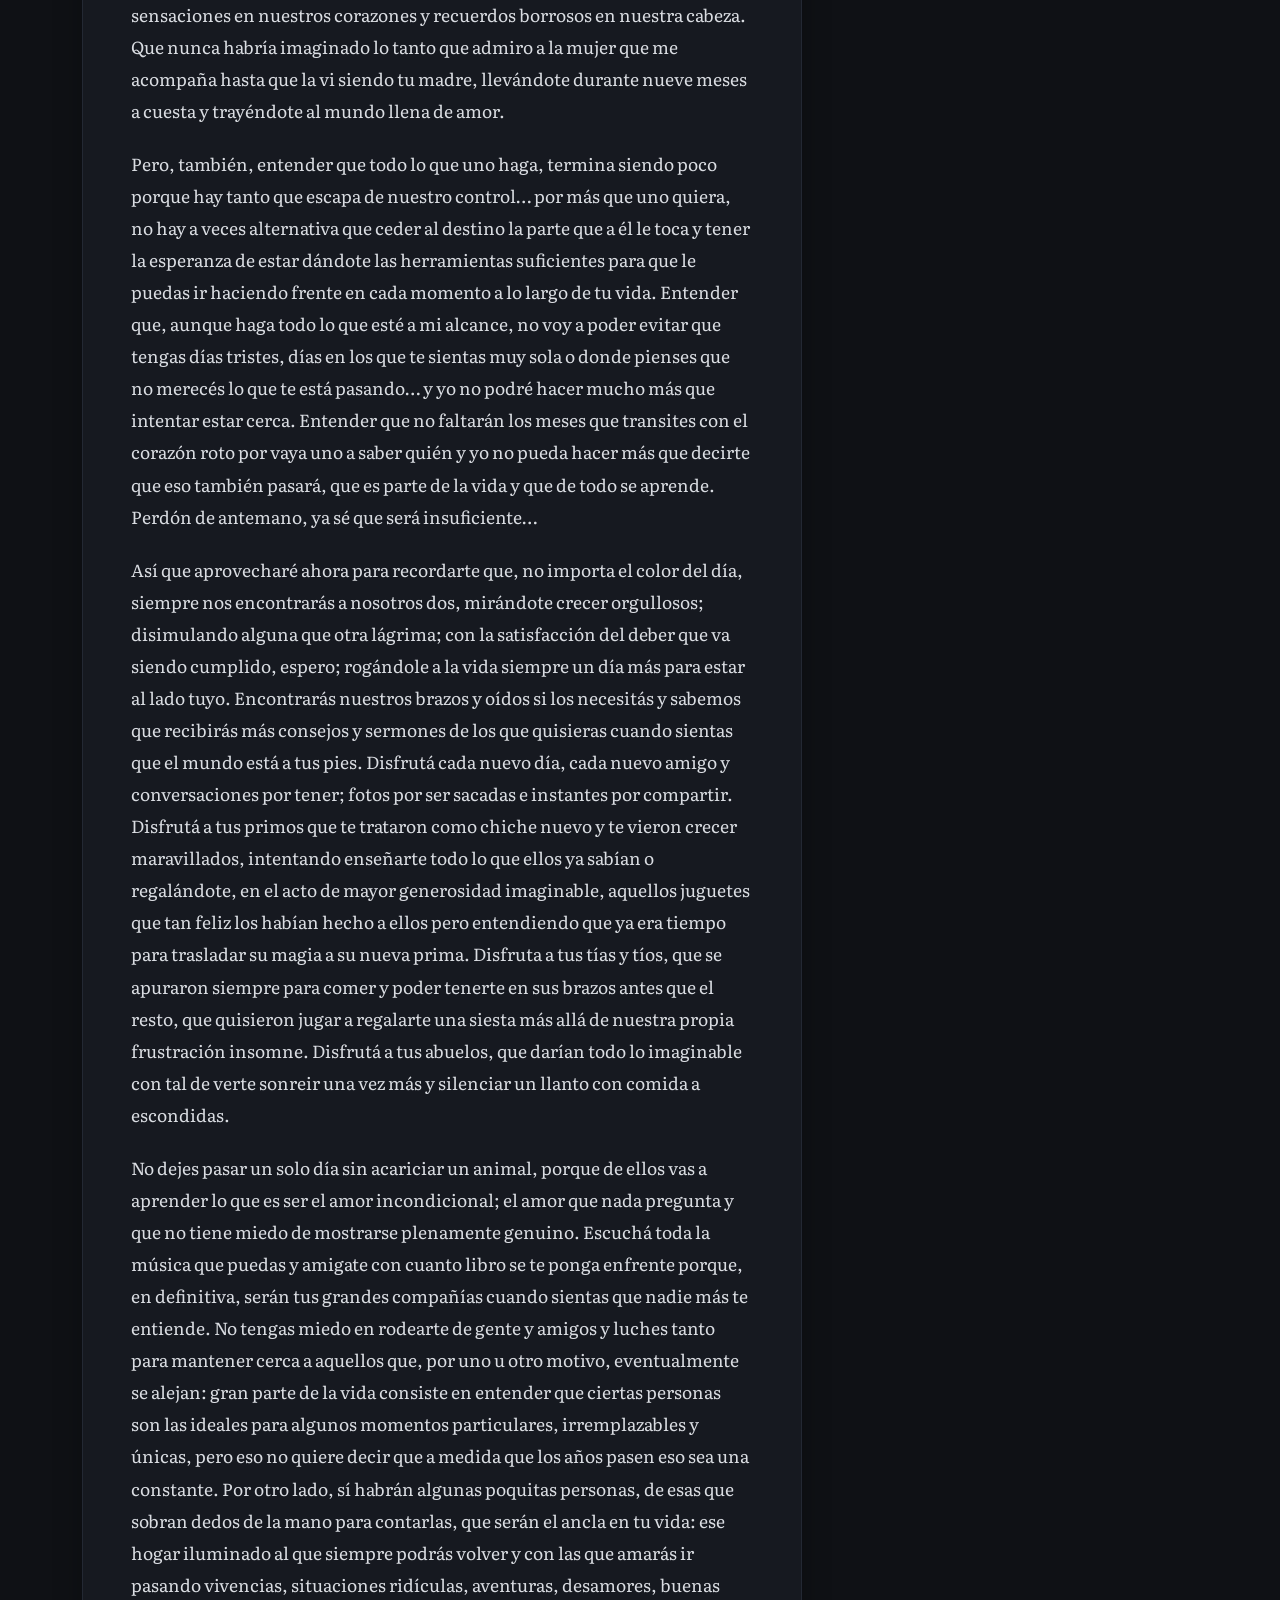
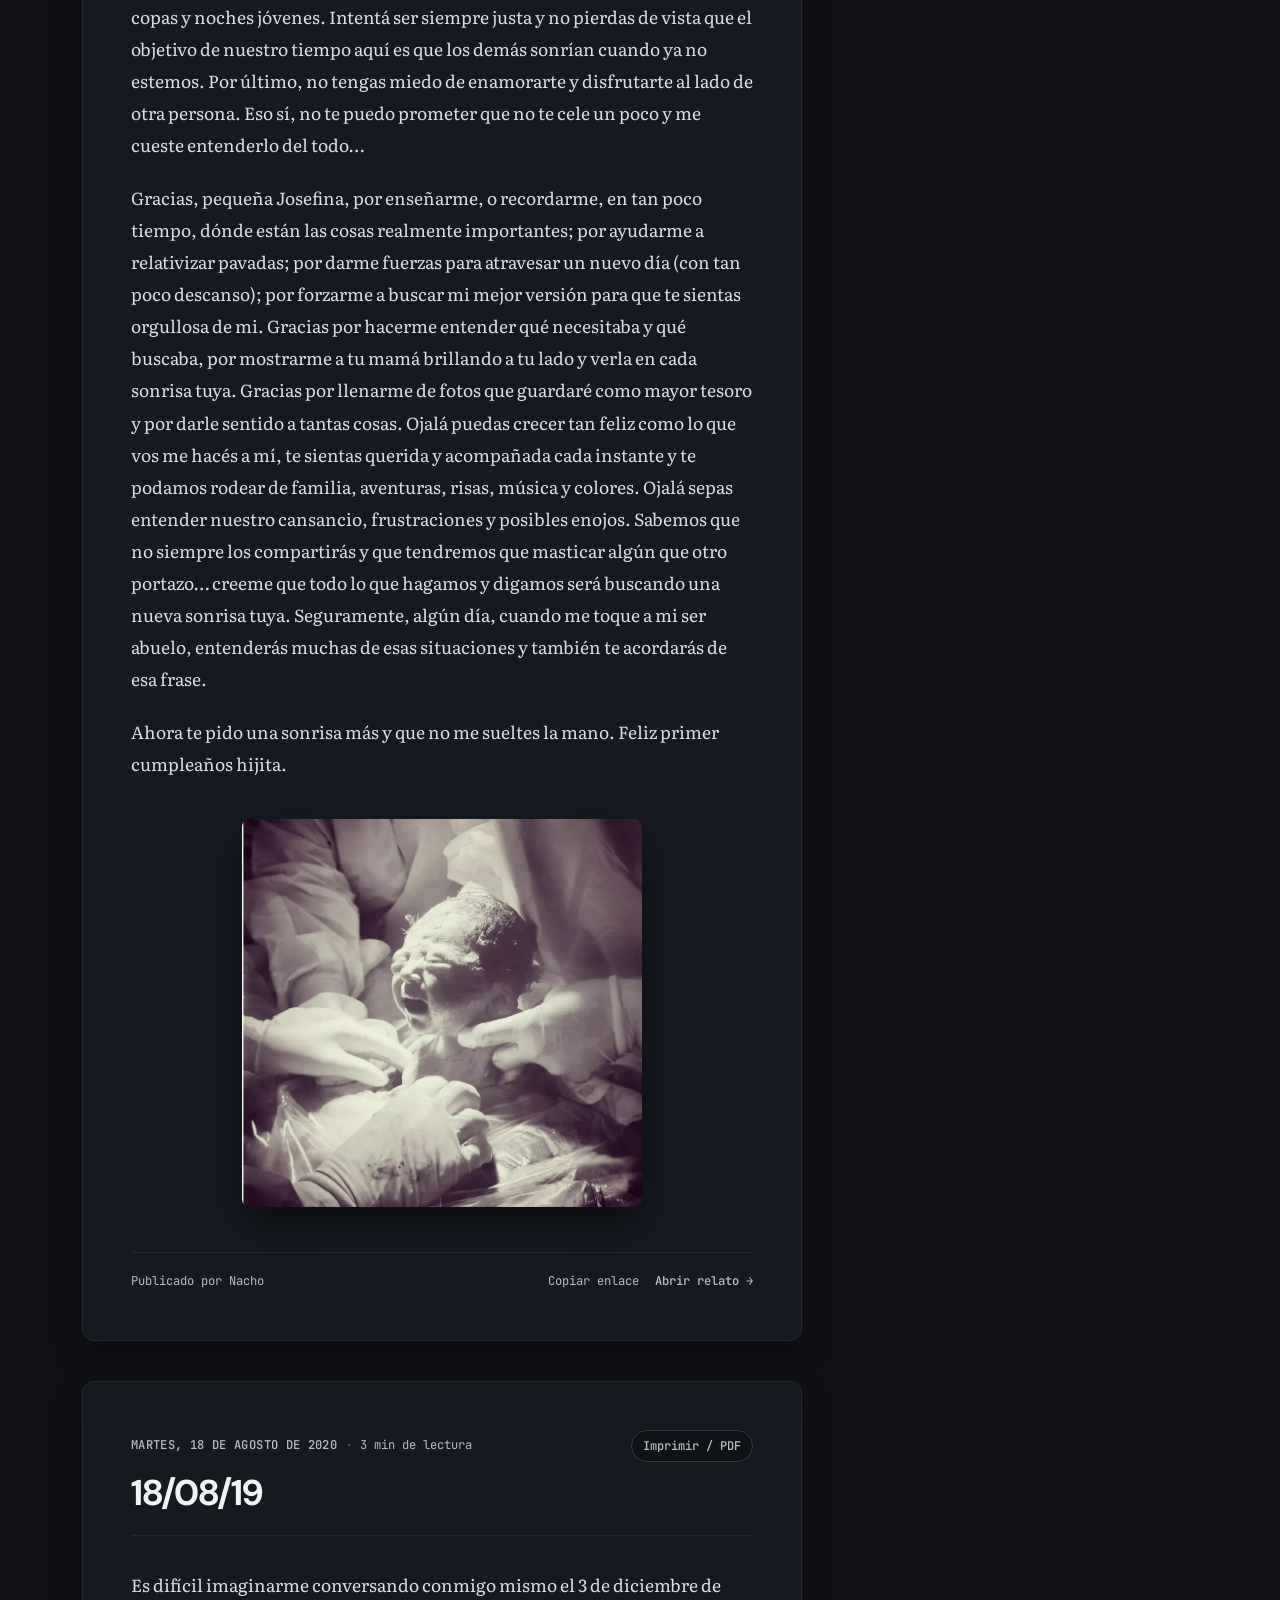
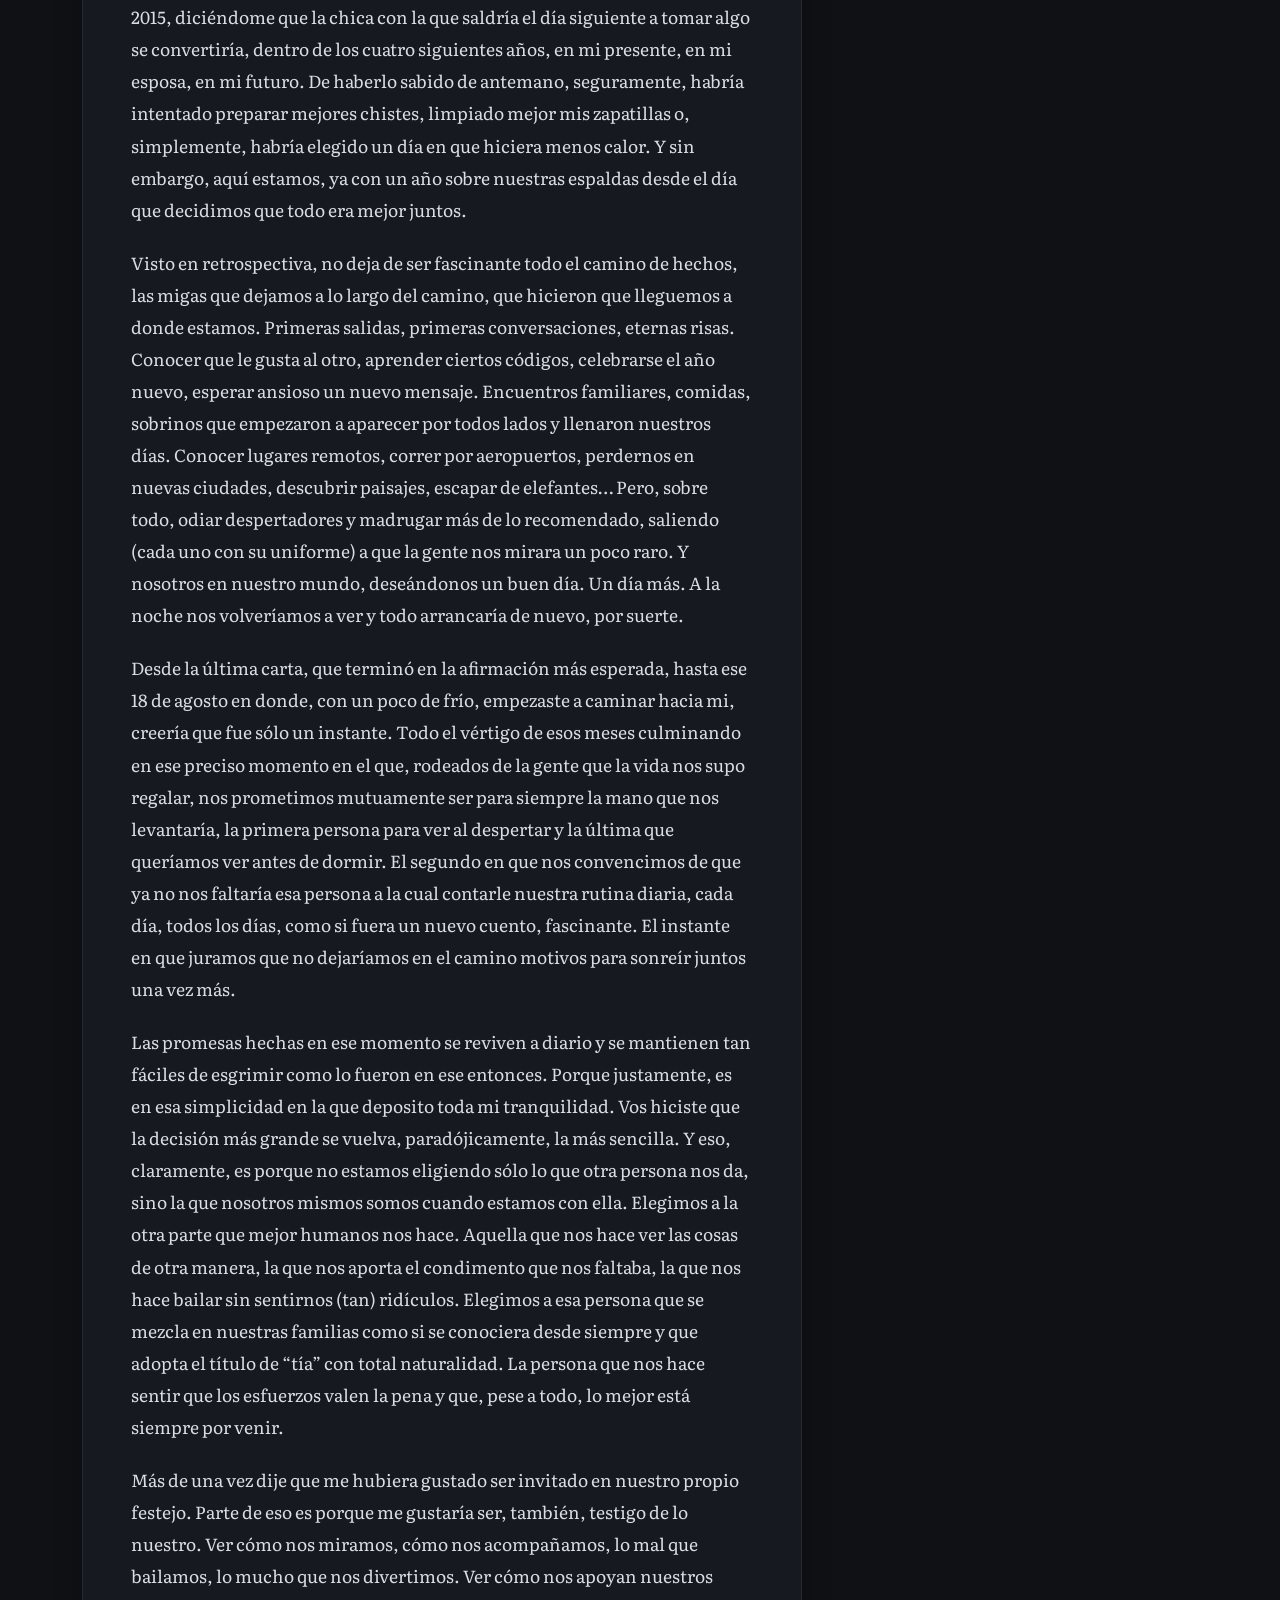
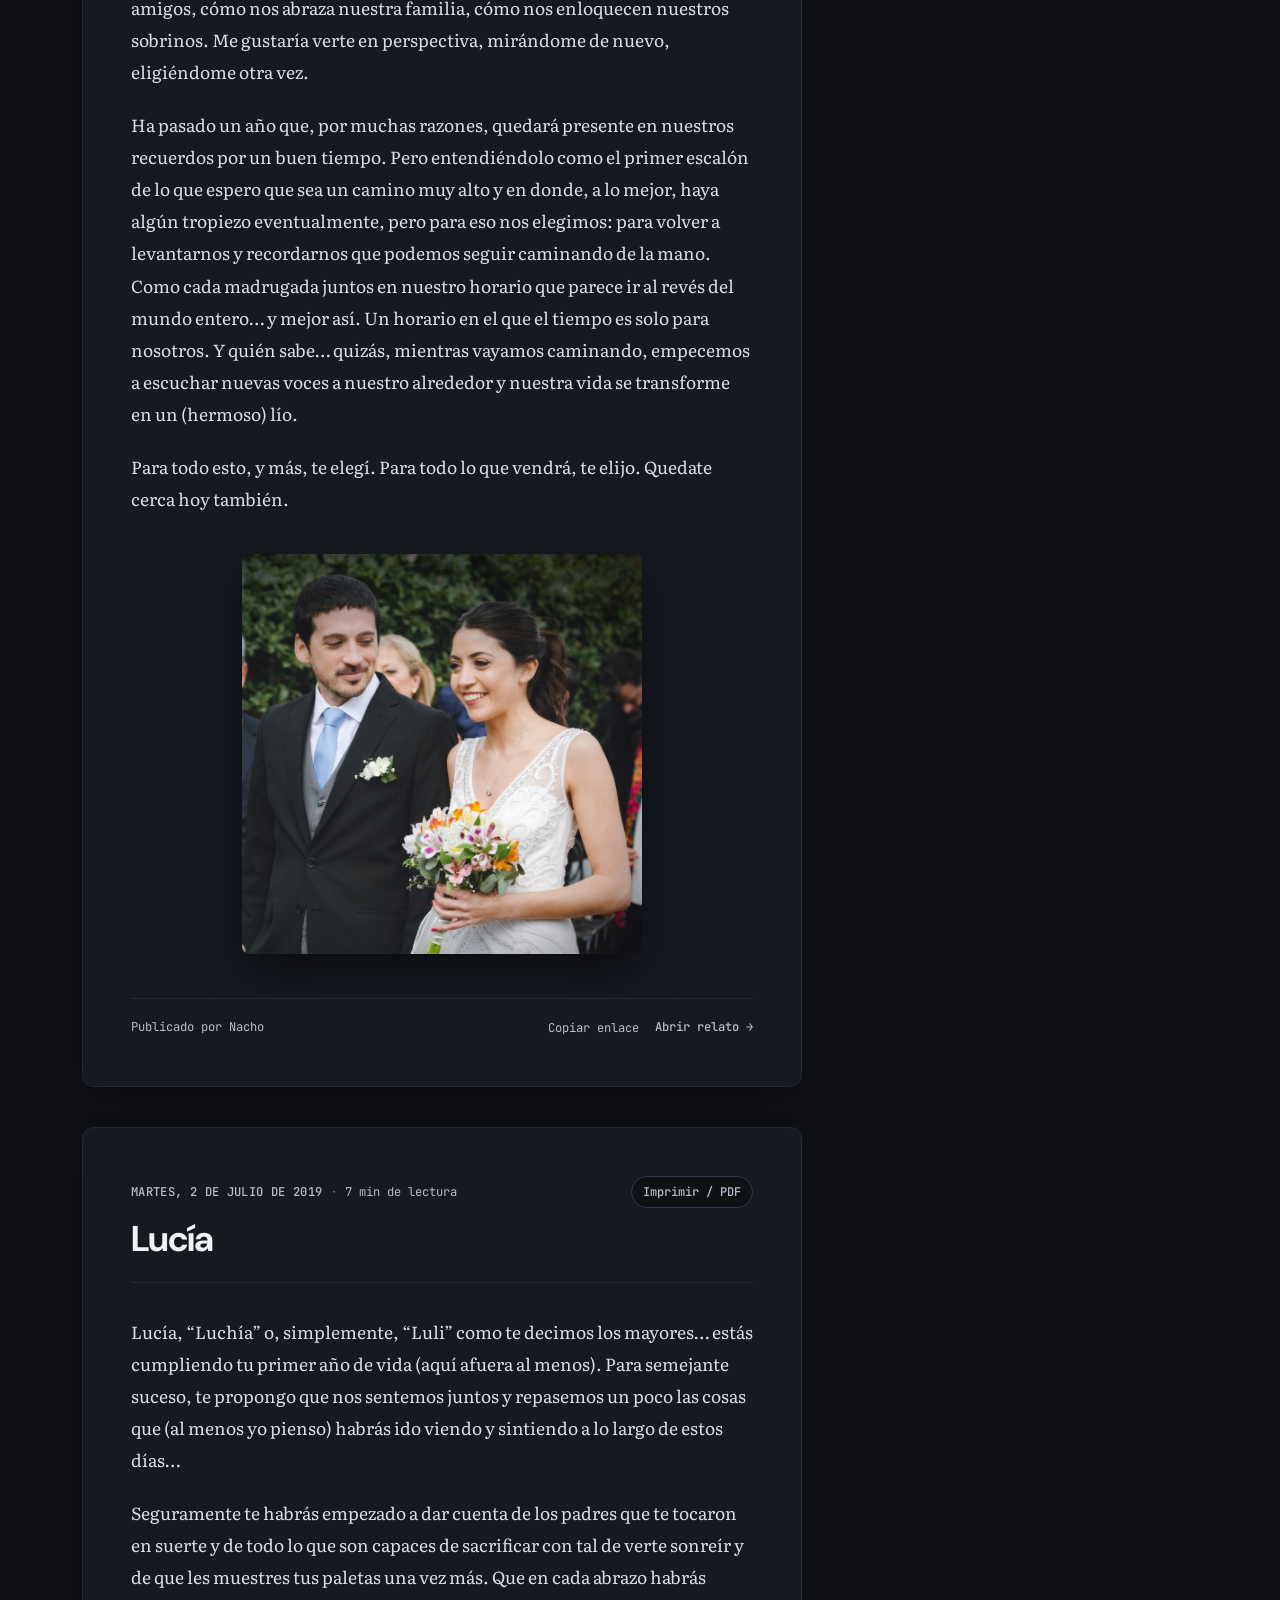
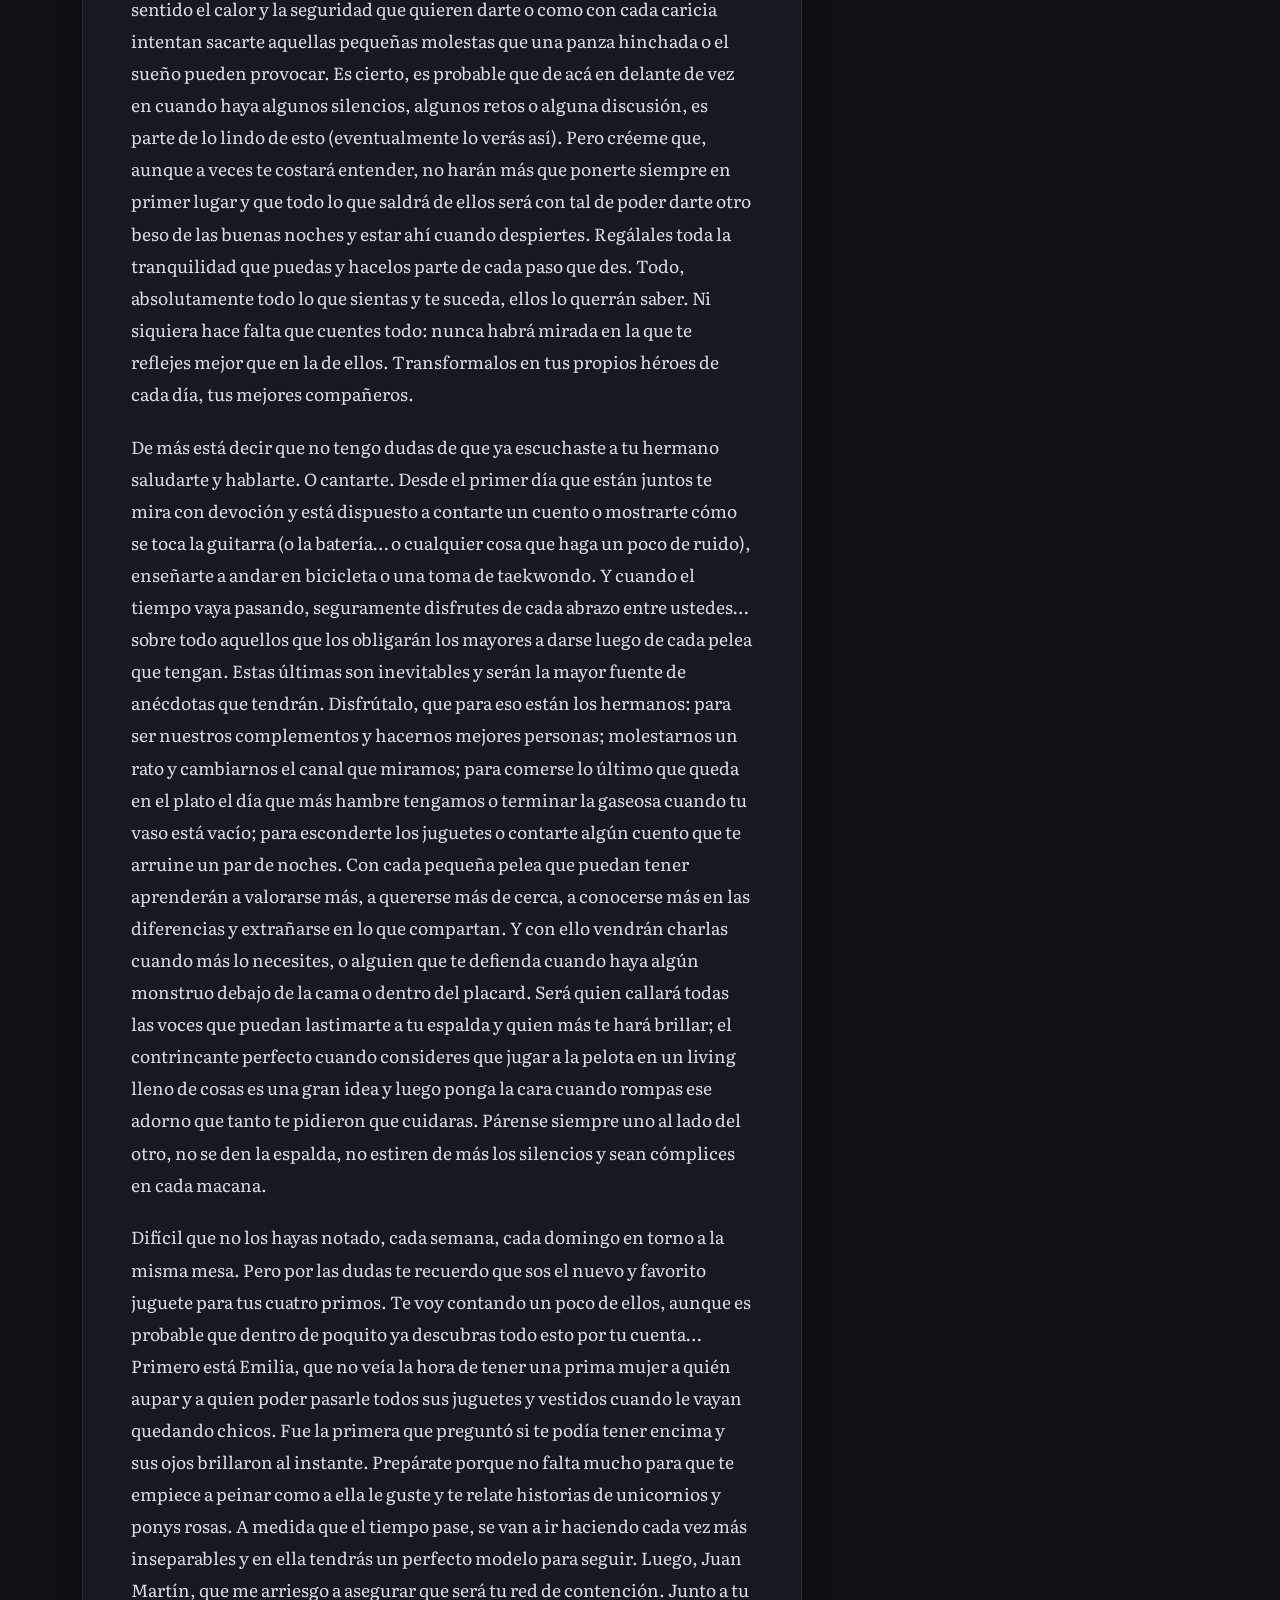
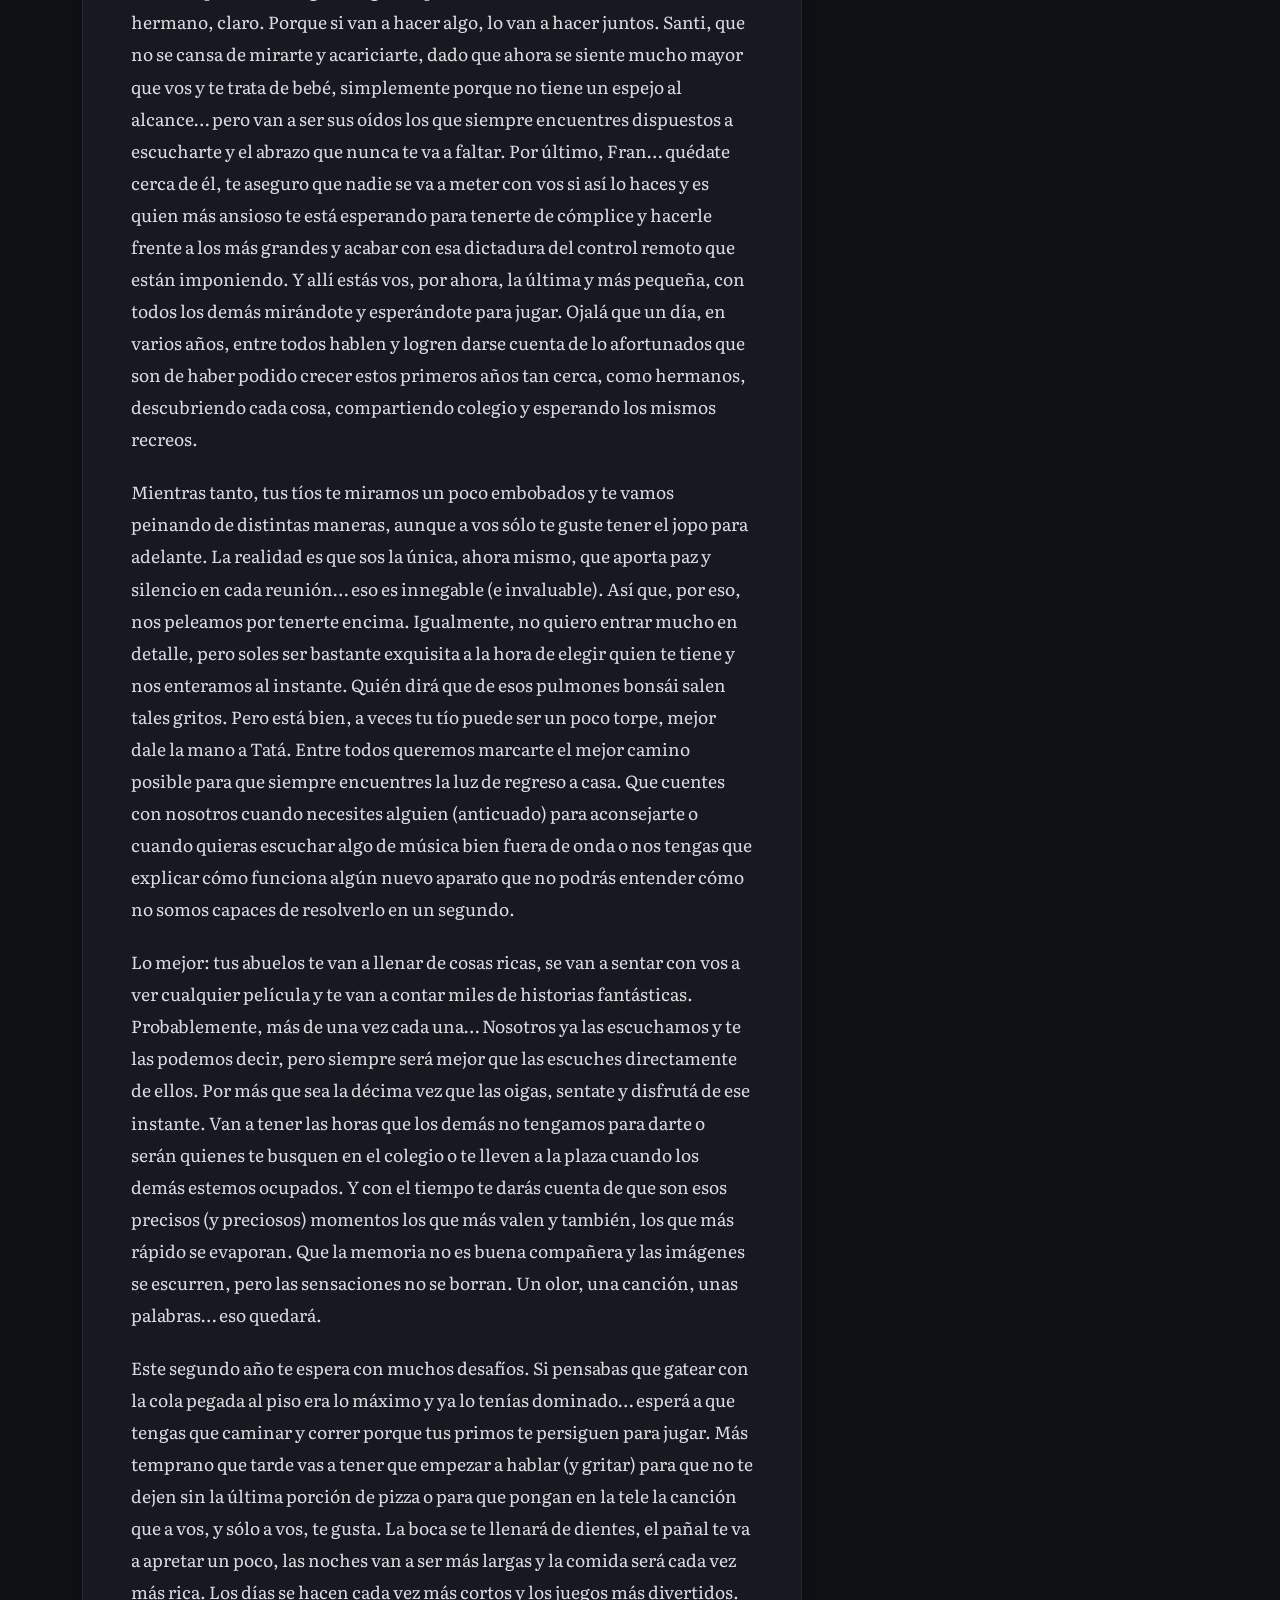
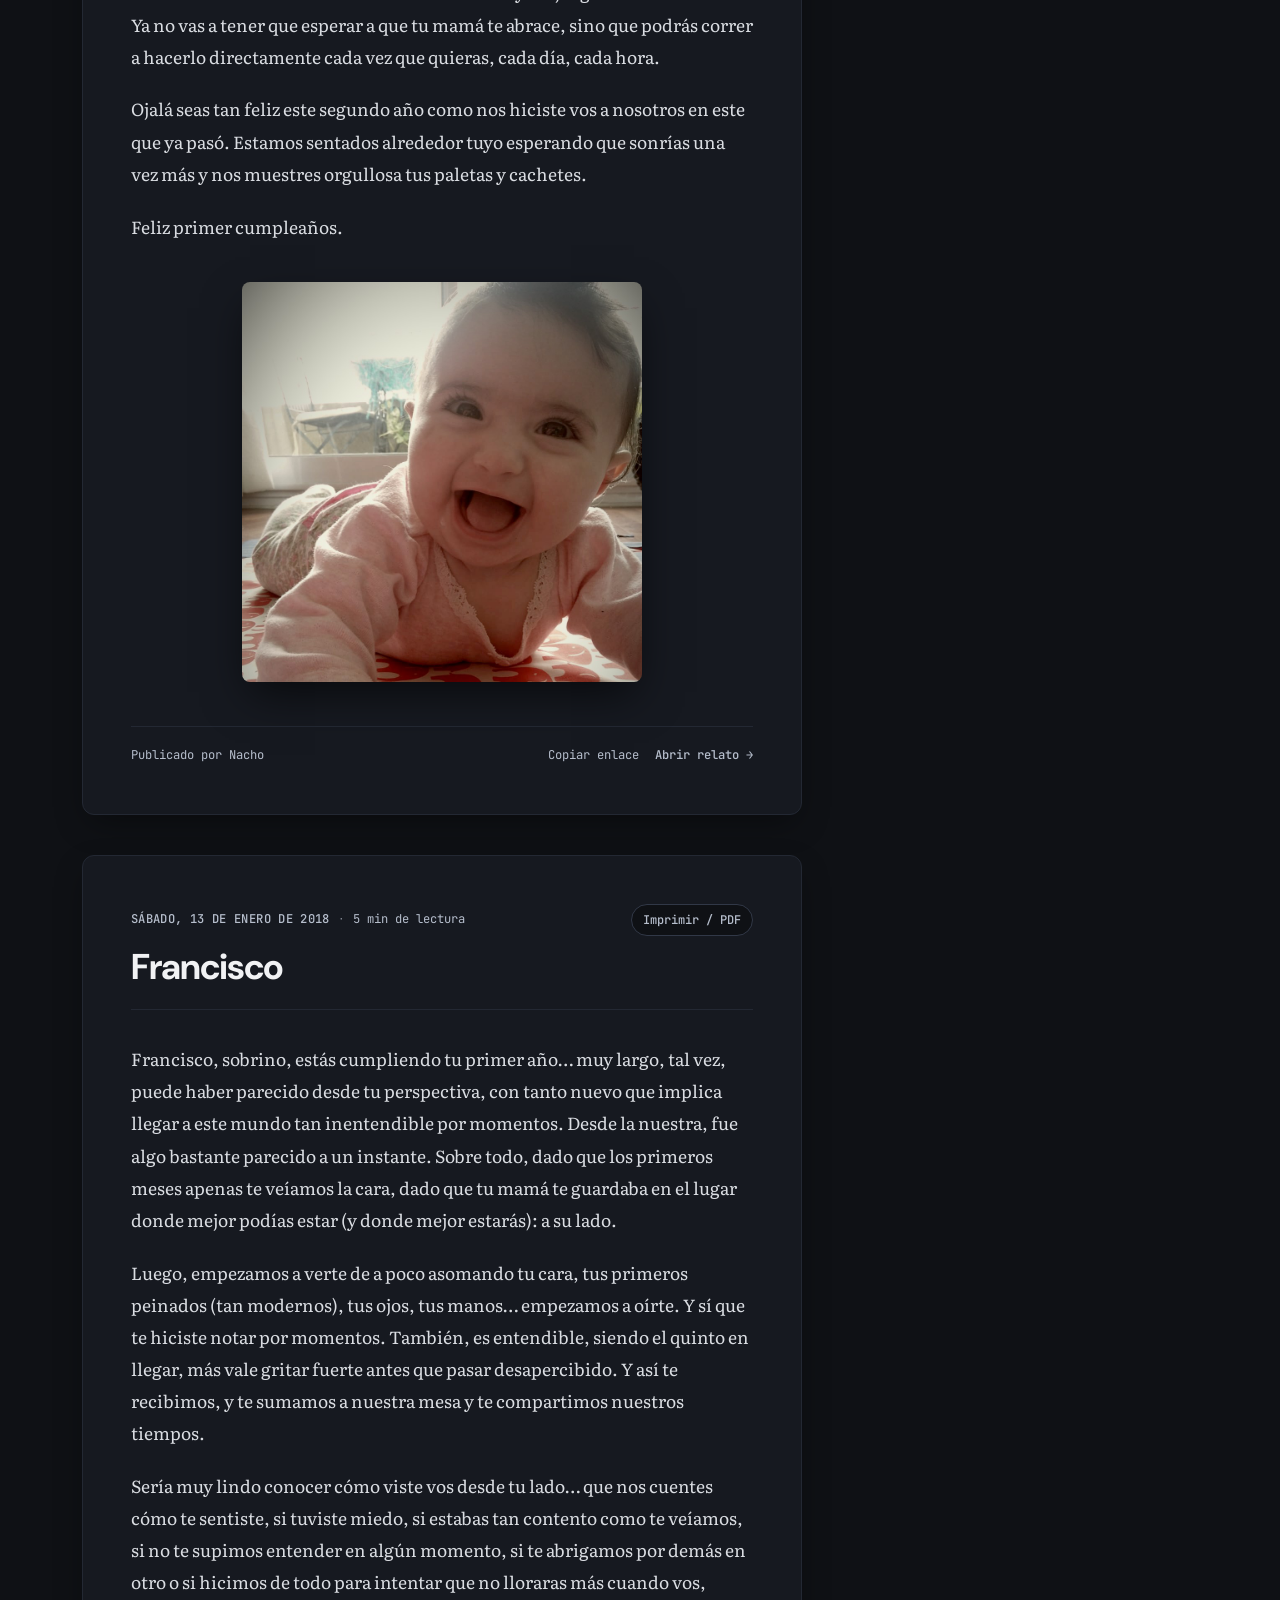
<file: moderno.html>
<!DOCTYPE html>
<html lang="es" data-theme="light" data-font="serif" data-size="md">
<head>
  <meta charset="UTF-8" />
  <meta name="viewport" content="width=device-width, initial-scale=1.0" />
  <title>Escribiéndote...</title>
  <meta name="description" content="Lástima que la perpetuidad sólo dura un rato. Pero ese rato es suficiente." />
  <meta property="og:title" content="Escribiéndote..." />
  <meta property="og:description" content="Lástima que la perpetuidad sólo dura un rato. Pero ese rato es suficiente." />
  <meta property="og:type" content="website" />
  <meta name="color-scheme" content="light dark" />
  <script>
    (function () {
      try {
        var savedTheme = localStorage.getItem('escribiendote_theme_v2');
        var theme = (savedTheme === 'light' || savedTheme === 'dark') ? savedTheme : 'dark';
        document.querySelector('meta[name="color-scheme"]').content = theme;
        document.documentElement.setAttribute('data-theme', theme);
        var savedFont = localStorage.getItem('escribiendote_font_v2');
        var font = (savedFont === 'sans' || savedFont === 'serif') ? savedFont : 'serif';
        document.documentElement.setAttribute('data-font', font);
        var savedSize = localStorage.getItem('escribiendote_size_v2');
        if (savedSize === 'sm' || savedSize === 'md' || savedSize === 'lg') {
          document.documentElement.setAttribute('data-size', savedSize);
        }
      } catch (e) {}
    })();
  </script>
  <meta name="theme-color" content="#0F1115" id="meta-theme-color" />
  <link rel="icon" type="image/svg+xml" href="favicon.svg" />
  <link rel="preconnect" href="https://fonts.googleapis.com" />
  <link rel="preconnect" href="https://fonts.gstatic.com" crossorigin />
  <link href="https://fonts.googleapis.com/css2?family=DM+Sans:ital,opsz,wght@0,9..40,400;0,9..40,500;0,9..40,600;0,9..40,700;1,9..40,400&family=JetBrains+Mono:wght@400;500&family=Literata:ital,opsz,wght@0,7..72,400;0,7..72,500;0,7..72,600;1,7..72,400&display=swap" rel="stylesheet" />
  <link rel="stylesheet" href="styles-moderno.css?v=12" />
</head>
<body>
  <div class="reading-progress" id="reading-progress" aria-hidden="true"></div>

  <header class="topbar" role="banner">
    <div class="topbar-inner">
      <a href="#" id="brand-home" class="topbar-brand">
        <span class="brand-dot" aria-hidden="true"></span>
        <span class="brand-name">Escribiéndote...</span>
      </a>

      <div class="topbar-controls">
        <a href="index.html" class="control-pill" style="text-decoration: none;" title="Volver a la versión Estilo Diario">
          <span>← Estilo Diario</span>
        </a>

        <div class="size-pill" role="group" aria-label="Tamaño de texto">
          <button type="button" class="size-step-btn" id="size-down" title="Reducir tamaño de texto" aria-label="Reducir tamaño de texto">A−</button>
          <span class="font-pill-divider" aria-hidden="true">|</span>
          <button type="button" class="size-step-btn" id="size-up" title="Aumentar tamaño de texto" aria-label="Aumentar tamaño de texto">A+</button>
        </div>

        <button type="button" class="control-pill" id="font-toggle" title="Alternar tipografía de lectura (Serif / Sans)">
          <span class="font-pill-option" data-mode="serif">Serif</span>
          <span class="font-pill-divider">/</span>
          <span class="font-pill-option" data-mode="sans">Sans</span>
        </button>

        <button type="button" class="icon-btn" id="theme-toggle" aria-label="Cambiar entre modo oscuro y claro" title="Cambiar tema (Oscuro / Claro)">
          <svg class="icon-sun" width="17" height="17" viewBox="0 0 24 24" fill="none" stroke="currentColor" stroke-width="1.8" stroke-linecap="round" stroke-linejoin="round" aria-hidden="true">
            <circle cx="12" cy="12" r="5"></circle>
            <line x1="12" y1="1" x2="12" y2="3"></line>
            <line x1="12" y1="21" x2="12" y2="23"></line>
            <line x1="4.22" y1="4.22" x2="5.64" y2="5.64"></line>
            <line x1="18.36" y1="18.36" x2="19.78" y2="19.78"></line>
            <line x1="1" y1="12" x2="3" y2="12"></line>
            <line x1="21" y1="12" x2="23" y2="12"></line>
            <line x1="4.22" y1="19.78" x2="5.64" y2="18.36"></line>
            <line x1="18.36" y1="5.64" x2="19.78" y2="4.22"></line>
          </svg>
          <svg class="icon-moon" width="17" height="17" viewBox="0 0 24 24" fill="none" stroke="currentColor" stroke-width="1.8" stroke-linecap="round" stroke-linejoin="round" aria-hidden="true">
            <path d="M21 12.79A9 9 0 1 1 11.21 3 7 7 0 0 0 21 12.79z"></path>
          </svg>
        </button>

        <button type="button" class="mobile-archive-btn" id="mobile-archive-toggle" aria-expanded="false" aria-controls="archive-aside">
          <svg width="16" height="16" viewBox="0 0 24 24" fill="none" stroke="currentColor" stroke-width="1.8" stroke-linecap="round" stroke-linejoin="round" aria-hidden="true">
            <line x1="4" y1="7" x2="20" y2="7"></line>
            <line x1="4" y1="12" x2="15" y2="12"></line>
            <line x1="4" y1="17" x2="18" y2="17"></line>
          </svg>
          <span>Índice</span>
        </button>
      </div>
    </div>
  </header>

  <div class="page-frame">
    <section class="hero-header" id="hero-header">
      <div class="modern-cintillo">
        <span>CRÓNICAS, CARTAS Y RELATOS · BUENOS AIRES</span>
        <span>VOL. I — XIX (2007—2026) · 72 TEXTOS</span>
      </div>
      <div class="modern-hero-row">
        <div class="modern-exlibris" aria-hidden="true">
          <svg viewBox="0 0 76 76" width="60" height="60" fill="none" xmlns="http://www.w3.org/2000/svg">
            <rect x="2" y="2" width="72" height="72" rx="8" stroke="currentColor" stroke-width="1.2"/>
            <rect x="6" y="6" width="64" height="64" rx="5" stroke="currentColor" stroke-width="0.6"/>
            <path d="M38 66V38M38 48L24 34M38 42L54 26M38 38L29 21M38 38L46 18M24 34L15 28M24 34L21 22M54 26L62 21M54 26L56 16M29 21L22 13M46 18L51 11" stroke="currentColor" stroke-width="1.2" stroke-linecap="round"/>
            <circle cx="56" cy="54" r="3.5" fill="var(--accent)"/>
          </svg>
        </div>
        <div>
          <h1 class="site-title">
            <a href="#" id="home-link">Escribiéndote...</a>
          </h1>
          <p class="site-epigraph">Lástima que la perpetuidad sólo dura un rato. Pero ese rato es suficiente.</p>
        </div>
      </div>
    </section>

    <div class="layout-grid">
      <main class="reading-column" id="main-content" role="main" tabindex="-1">
        <div id="filter-status" class="filter-banner" hidden>
          <span id="filter-status-text"></span>
          <button type="button" id="clear-filter-btn" class="text-action">Ver todos los relatos</button>
        </div>

        <div id="posts-container" class="posts-stream" aria-live="polite"></div>

        <nav id="pagination-nav" class="pagination-bar" aria-label="Paginación de relatos"></nav>
      </main>

      <aside class="archive-rail" id="archive-aside" aria-label="Archivo del blog">
        <div class="archive-rail-inner">
          <div class="search-box">
            <label for="search-input" class="sr-only">Buscar en los relatos</label>
            <svg class="search-icon" width="15" height="15" viewBox="0 0 24 24" fill="none" stroke="currentColor" stroke-width="1.8" stroke-linecap="round" stroke-linejoin="round" aria-hidden="true">
              <circle cx="11" cy="11" r="8"></circle>
              <line x1="21" y1="21" x2="16.65" y2="16.65"></line>
            </svg>
            <input type="search" id="search-input" placeholder="Buscar relato o frase..." autocomplete="off" />
            <kbd class="search-kbd" id="search-kbd" aria-hidden="true">/</kbd>
            <button type="button" id="search-clear" class="search-clear-btn" hidden aria-label="Limpiar búsqueda">
              <svg width="14" height="14" viewBox="0 0 24 24" fill="none" stroke="currentColor" stroke-width="1.8" stroke-linecap="round" stroke-linejoin="round" aria-hidden="true">
                <line x1="18" y1="6" x2="6" y2="18"></line>
                <line x1="6" y1="6" x2="18" y2="18"></line>
              </svg>
            </button>
          </div>

          <section class="rail-section" aria-labelledby="archive-heading">
            <div class="rail-header-row">
              <h2 id="archive-heading" class="rail-heading">Archivo cronológico</h2>
              <span id="total-count-label" class="rail-count"></span>
            </div>
            <div id="archive-tree" class="archive-tree"></div>
          </section>

          <section class="rail-section rail-colophon">
            <div class="colophon-row">
              <span class="author-signature">Por <strong>Nacho</strong></span>
              <span class="colophon-years">2007—2026</span>
            </div>
          </section>
        </div>
      </aside>
    </div>

    <footer class="site-footer" role="contentinfo">
      <div class="footer-inner">
        <p class="footer-quote">Escribiéndote... · 2007–2026</p>
      </div>
    </footer>
  </div>

  <button type="button" class="back-to-top" id="back-to-top" hidden aria-label="Volver arriba" title="Volver arriba">
    <svg width="18" height="18" viewBox="0 0 24 24" fill="none" stroke="currentColor" stroke-width="2" stroke-linecap="round" stroke-linejoin="round" aria-hidden="true">
      <polyline points="18 15 12 9 6 15"></polyline>
    </svg>
  </button>

  <dialog id="lightbox" class="lightbox" closedby="any" aria-labelledby="lightbox-title">
    <div class="lightbox-content">
      <div class="lightbox-bar">
        <div class="lightbox-caption">
          <h1 class="lightbox-heading" id="lightbox-title"></h1>
          <span id="lightbox-date"></span>
        </div>
        <div class="lightbox-actions">
          <a id="lightbox-download" class="lightbox-download-btn" href="#" download>
            <svg width="15" height="15" viewBox="0 0 24 24" fill="none" stroke="currentColor" stroke-width="1.9" stroke-linecap="round" stroke-linejoin="round" aria-hidden="true">
              <path d="M21 15v4a2 2 0 0 1-2 2H5a2 2 0 0 1-2-2v-4"></path>
              <polyline points="7 10 12 15 17 10"></polyline>
              <line x1="12" y1="15" x2="12" y2="3"></line>
            </svg>
            <span>Descargar foto</span>
          </a>
          <form method="dialog">
            <button type="submit" class="lightbox-close" id="lightbox-close" autofocus aria-label="Cerrar imagen">
              <svg width="20" height="20" viewBox="0 0 24 24" fill="none" stroke="currentColor" stroke-width="1.8" stroke-linecap="round" stroke-linejoin="round" aria-hidden="true">
                <line x1="18" y1="6" x2="6" y2="18"></line>
                <line x1="6" y1="6" x2="18" y2="18"></line>
              </svg>
            </button>
          </form>
        </div>
      </div>
      <div id="lightbox-stage" class="lightbox-stage"></div>
    </div>
  </dialog>

  <script src="posts.js?v=12"></script>
  <script src="app-moderno.js?v=12"></script>
</body>
</html>
</file>
<file: styles.css>
:root {
  color-scheme: light dark;

  --verde-light: #1f3a2e;
  --crema-light: #f7f4ee;
  --crema-2-light: #efeae0;
  --papel-input-light: #ffffff;
  --tinta-light: #1f2a24;
  --tinta-2-light: #4e5d54;
  --tinta-3-light: #5c6a61;
  --linea-light: #d8d1c3;
  --linea-suave-light: #e8e2d6;
  --scrollbar-thumb-light: #6e7a72;
  --scrollbar-track-light: #efeae0;

  --verde-dark: #d5c7ad;
  --crema-dark: #111815;
  --crema-2-dark: #18231e;
  --papel-input-dark: #151f1a;
  --tinta-dark: #e5e1d8;
  --tinta-2-dark: #a6b5a7;
  --tinta-3-dark: #93a395;
  --linea-dark: #2a3b32;
  --linea-suave-dark: #1f2d26;
  --scrollbar-thumb-dark: #7a8c80;
  --scrollbar-track-dark: #18231e;

  --verde: var(--verde-light);
  --crema: var(--crema-light);
  --crema-2: var(--crema-2-light);
  --papel-input: var(--papel-input-light);
  --tinta: var(--tinta-light);
  --tinta-2: var(--tinta-2-light);
  --tinta-3: var(--tinta-3-light);
  --linea: var(--linea-light);
  --linea-suave: var(--linea-suave-light);
  --scrollbar-thumb: var(--scrollbar-thumb-light);
  --scrollbar-track: var(--scrollbar-track-light);

  --acento-1: #1f3a2e;
  --acento-2: #c9a227;
  --acento-3: #b5651d;
  --alerta-fondo: #f3ead6;

  --serif: "Source Serif 4", "Libre Baskerville", Georgia, "Times New Roman", serif;
  --sans: "IBM Plex Sans", -apple-system, BlinkMacSystemFont, "Segoe UI", Roboto, Arial, sans-serif;
  --mono: "IBM Plex Mono", Menlo, monospace;
  --fuente-lectura: var(--serif);
  --cuerpo-tamano: 1.06rem;

  scrollbar-color: var(--scrollbar-thumb) var(--scrollbar-track);
  scrollbar-width: thin;
  accent-color: var(--verde);
}

@supports (color: light-dark(white, black)) {
  :root {
    --verde: light-dark(var(--verde-light), var(--verde-dark));
    --crema: light-dark(var(--crema-light), var(--crema-dark));
    --crema-2: light-dark(var(--crema-2-light), var(--crema-2-dark));
    --papel-input: light-dark(var(--papel-input-light), var(--papel-input-dark));
    --tinta: light-dark(var(--tinta-light), var(--tinta-dark));
    --tinta-2: light-dark(var(--tinta-2-light), var(--tinta-2-dark));
    --tinta-3: light-dark(var(--tinta-3-light), var(--tinta-3-dark));
    --linea: light-dark(var(--linea-light), var(--linea-dark));
    --linea-suave: light-dark(var(--linea-suave-light), var(--linea-suave-dark));
    --scrollbar-thumb: light-dark(var(--scrollbar-thumb-light), var(--scrollbar-thumb-dark));
    --scrollbar-track: light-dark(var(--scrollbar-track-light), var(--scrollbar-track-dark));
  }
}

:root:has(> head > meta[name="color-scheme"][content="dark"]),
html[data-theme="dark"] {
  color-scheme: dark;
  --verde: var(--verde-dark);
  --crema: var(--crema-dark);
  --crema-2: var(--crema-2-dark);
  --papel-input: var(--papel-input-dark);
  --tinta: var(--tinta-dark);
  --tinta-2: var(--tinta-2-dark);
  --tinta-3: var(--tinta-3-dark);
  --linea: var(--linea-dark);
  --linea-suave: var(--linea-suave-dark);
  --scrollbar-thumb: var(--scrollbar-thumb-dark);
  --scrollbar-track: var(--scrollbar-track-dark);
  --acento-1: #c9a227;
  --acento-2: #c9a227;
  --acento-3: #d47a34;
  --alerta-fondo: #232018;
}

:root:has(> head > meta[name="color-scheme"][content="light"]),
html[data-theme="light"] {
  color-scheme: light;
  --verde: var(--verde-light);
  --crema: var(--crema-light);
  --crema-2: var(--crema-2-light);
  --papel-input: var(--papel-input-light);
  --tinta: var(--tinta-light);
  --tinta-2: var(--tinta-2-light);
  --tinta-3: var(--tinta-3-light);
  --linea: var(--linea-light);
  --linea-suave: var(--linea-suave-light);
  --scrollbar-thumb: var(--scrollbar-thumb-light);
  --scrollbar-track: var(--scrollbar-track-light);
}

html[data-font="sans"] {
  --fuente-lectura: var(--sans);
}

html[data-size="sm"] {
  --cuerpo-tamano: 0.95rem;
}

html[data-size="md"] {
  --cuerpo-tamano: 1.06rem;
}

html[data-size="lg"] {
  --cuerpo-tamano: 1.18rem;
}

*,
*::before,
*::after {
  box-sizing: border-box;
}

::selection {
  background-color: var(--alerta-fondo);
  color: var(--tinta);
}

html {
  font-size: 16px;
  background-color: var(--crema);
  color: var(--tinta);
  caret-color: var(--verde);
}

@media (prefers-reduced-motion: no-preference) {
  html {
    scroll-behavior: smooth;
  }
}

@media (prefers-reduced-motion: reduce) {
  ::view-transition-group(*),
  ::view-transition-old(*),
  ::view-transition-new(*) {
    animation: none !important;
  }
}

@supports not (scrollbar-color: auto) {
  :root,
  .arbol-archivo {
    scrollbar-width: auto;
  }

  ::-webkit-scrollbar {
    width: 8px;
    height: 8px;
  }

  ::-webkit-scrollbar-track {
    background: var(--scrollbar-track);
  }

  ::-webkit-scrollbar-thumb {
    background: var(--scrollbar-thumb);
  }
}

body {
  margin: 0;
  font-family: var(--sans);
  font-size: 14.5px;
  line-height: 1.45;
  color: var(--tinta);
  background: var(--crema);
  border-top: 5px solid var(--verde);
  -webkit-font-smoothing: antialiased;
  text-rendering: optimizeLegibility;
}

h1,
h2,
h3 {
  font-family: var(--serif);
  font-weight: 600;
  color: var(--verde);
}

a {
  color: var(--verde);
  text-decoration-thickness: 1px;
  text-underline-offset: 2px;
}

:focus-visible {
  outline: 2px solid var(--verde);
  outline-offset: 2px;
}

.columna-lectura:focus {
  outline: none;
}

/* Barra de progreso de lectura con Scroll-Driven Animations + compositor transform */
.reading-progress {
  position: fixed;
  top: 0;
  left: 0;
  height: 5px;
  width: 100%;
  background-color: var(--acento-2);
  transform-origin: 0 50%;
  transform: scaleX(0);
  z-index: 60;
}

@media (prefers-reduced-motion: no-preference) {
  @supports (animation-timeline: scroll()) {
    @keyframes grow-reading-progress {
      from { transform: scaleX(0); }
      to { transform: scaleX(1); }
    }

    .reading-progress {
      animation: grow-reading-progress auto linear;
      animation-timeline: scroll(root block);
    }
  }
}

.pagina {
  padding: 0 1.5rem 2.5rem;
  max-width: 1280px;
  margin: 0 auto;
}

/* Cabecera estilo diario (Cintillo + Ex-libris + Doble filete) */
.cabecera {
  padding: 0.85rem 0 1.25rem;
  margin-bottom: 2.25rem;
  border-bottom: 4px double var(--verde);
}

.cintillo-edicion {
  display: flex;
  justify-content: space-between;
  align-items: center;
  flex-wrap: wrap;
  gap: 0.5rem;
  padding-bottom: 0.55rem;
  margin-bottom: 1.15rem;
  border-bottom: 1px solid var(--linea);
  font-family: var(--sans);
  font-size: 0.75rem;
  font-weight: 500;
  letter-spacing: 0.08em;
  text-transform: uppercase;
  color: var(--tinta-2);
}

.cintillo-centro {
  font-family: var(--mono);
  color: var(--verde);
}

.cabecera-cuerpo {
  display: flex;
  flex-wrap: wrap;
  gap: 0.75rem 2rem;
  align-items: flex-end;
  justify-content: space-between;
}

.marca-con-vineta {
  display: flex;
  align-items: center;
  gap: 1.1rem;
}

.vineta-exlibris {
  display: block;
  color: var(--verde);
  flex-shrink: 0;
}

.marca {
  display: flex;
  flex-direction: column;
  gap: 0.2rem;
}

.marca-titulo {
  font-size: 2.45rem;
  line-height: 1.05;
  margin: 0;
  letter-spacing: -0.02em;
}

.marca-titulo a {
  text-decoration: none;
  color: var(--verde);
}

.marca-sub,
.nota {
  color: var(--tinta-2);
  font-size: 0.85rem;
  margin: 0;
}

.cabecera-derecha {
  display: flex;
  flex-wrap: wrap;
  align-items: flex-end;
  gap: 0.75rem 1.5rem;
}

.controles-barra {
  display: flex;
  flex-wrap: wrap;
  align-items: center;
  gap: 0.4rem;
}

.grupo-recto {
  display: inline-flex;
}

.grupo-recto .btn-recto + .btn-recto {
  border-left: none;
}

/* Botones rectos sin radio con área táctil adecuada */
.btn-recto {
  font: inherit;
  font-family: var(--sans);
  font-size: 0.8rem;
  font-weight: 500;
  min-height: 34px;
  padding: 0.4rem 0.75rem;
  border: 1px solid var(--verde);
  background: var(--verde);
  color: var(--crema);
  cursor: pointer;
  border-radius: 0;
  text-decoration: none;
  display: inline-flex;
  align-items: center;
  justify-content: center;
  gap: 0.35rem;
}

.btn-recto.secundario {
  background: transparent;
  color: var(--verde);
  border-color: var(--linea);
}

.btn-recto.secundario:hover:not(:disabled) {
  border-color: var(--verde);
  background: var(--crema-2);
}

.btn-recto:disabled {
  opacity: 0.4;
  cursor: not-allowed;
}

html[data-font="serif"] .font-opt[data-mode="serif"],
html[data-font="sans"] .font-opt[data-mode="sans"] {
  font-weight: 600;
  text-decoration: underline;
  text-underline-offset: 3px;
}

.sep-barra {
  color: var(--tinta-3);
}

html[data-theme="light"] .label-tema-claro {
  font-weight: 600;
  text-decoration: underline;
  text-underline-offset: 3px;
}

html[data-theme="light"] .label-tema-oscuro {
  color: var(--tinta-2);
}

html[data-theme="dark"] .label-tema-oscuro {
  font-weight: 600;
  text-decoration: underline;
  text-underline-offset: 3px;
}

html[data-theme="dark"] .label-tema-claro {
  color: var(--tinta-2);
}

.mobile-archive-btn {
  display: none;
}

.etiqueta {
  font-family: var(--sans);
  font-size: 0.75rem;
  letter-spacing: 0.08em;
  text-transform: uppercase;
  color: var(--tinta-2);
  font-weight: 500;
}

/* Grilla principal con línea divisoria vertical de diario */
.grilla-editorial {
  display: grid;
  grid-template-columns: minmax(0, 820px) 320px;
  justify-content: space-between;
  gap: 2.5rem;
  align-items: start;
}

.columna-lectura {
  max-width: 820px;
}

.barra-filtro {
  display: flex;
  align-items: center;
  justify-content: space-between;
  gap: 1rem;
  padding: 0.65rem 0.9rem;
  margin-bottom: 1.5rem;
  background: var(--alerta-fondo);
  border: 1px solid var(--linea);
  border-left: 1px solid var(--acento-3);
  font-size: 0.84rem;
  color: var(--tinta);
}

.barra-filtro[hidden] {
  display: none !important;
}

/* Bloques de relatos */
.post-article {
  border-top: 1px solid var(--linea);
  padding: 1.75rem 0 2.5rem;
  margin-bottom: 1rem;
}

.post-article:first-child {
  border-top: none;
  padding-top: 0.25rem;
}

.post-header {
  margin-bottom: 1.4rem;
  padding-bottom: 0.85rem;
  border-bottom: 1px solid var(--linea-suave);
}

.post-meta-top {
  display: flex;
  align-items: center;
  flex-wrap: wrap;
  gap: 0.6rem;
  margin-bottom: 0.45rem;
}

.post-date {
  font-family: var(--sans);
  font-size: 0.75rem;
  font-weight: 500;
  letter-spacing: 0.07em;
  text-transform: uppercase;
  color: var(--tinta-2);
  font-variant-numeric: lining-nums tabular-nums;
}

.post-reading-time {
  font-family: var(--mono);
  font-size: 0.75rem;
  color: var(--tinta-2);
  font-variant-numeric: tabular-nums;
}

.post-header-actions {
  margin-left: auto;
  display: inline-flex;
  align-items: center;
  gap: 0.4rem;
}

.post-title {
  margin: 0;
  font-family: var(--serif);
  font-weight: 600;
  font-size: 1.85rem;
  line-height: 1.15;
  color: var(--verde);
  text-wrap: balance;
}

.post-title:focus {
  outline: none;
}

.post-title a {
  color: var(--verde);
  text-decoration: none;
}

.post-title a:hover {
  text-decoration: underline;
  text-decoration-thickness: 1px;
  text-underline-offset: 3px;
}

/* Cuerpo de lectura */
.post-body {
  font-family: var(--fuente-lectura);
  font-size: var(--cuerpo-tamano);
  line-height: 1.74;
  color: var(--tinta);
  max-width: 68ch;
}

.post-body p {
  margin: 0 0 1.15rem;
  text-align: left;
}

.post-body p.poem-line {
  margin: 0 0 0.3rem;
}

.post-epigraph {
  margin: 1.25rem 0 1.6rem;
  padding: 0.75rem 1.1rem;
  background-color: var(--crema-2);
  border-left: 1px solid var(--acento-2);
  font-family: var(--serif);
  font-style: italic;
  font-size: 0.98rem;
  line-height: 1.55;
  color: var(--tinta-2);
}

/* Fotografías limpias y centradas */
.post-figure {
  margin: 2rem 0 1rem;
  text-align: center;
}

.post-figure img {
  display: inline-block;
  max-width: min(100%, 380px);
  height: auto;
  border: 1px solid var(--linea);
  border-radius: 8px;
  box-shadow: none;
  cursor: zoom-in;
}

.video-embed {
  margin: 1.75rem 0;
  max-width: 480px;
  aspect-ratio: 16 / 9;
  background: var(--crema-2);
  border: 1px solid var(--linea);
}

.video-embed iframe {
  width: 100%;
  height: 100%;
  border: 0;
}

.post-footer {
  margin-top: 1.6rem;
  padding-top: 0.75rem;
  border-top: 1px solid var(--linea-suave);
  display: flex;
  align-items: center;
  justify-content: space-between;
  flex-wrap: wrap;
  gap: 0.75rem;
  font-size: 0.8rem;
  color: var(--tinta-2);
}

.post-footer-actions {
  display: inline-flex;
  align-items: center;
  gap: 0.5rem;
}

/* Navegación entre relatos individuales */
.single-post-nav {
  display: grid;
  grid-template-columns: repeat(auto-fit, minmax(200px, 1fr));
  border-top: 1px solid var(--verde);
  border-bottom: 1px solid var(--linea);
  margin-top: 1.75rem;
}

.adj-link {
  display: flex;
  flex-direction: column;
  gap: 0.2rem;
  padding: 0.85rem 1rem;
  text-decoration: none;
  color: var(--tinta);
}

.adj-link + .adj-link {
  border-left: 1px solid var(--linea);
}

.adj-link:hover {
  background: var(--crema-2);
}

.adj-link.next {
  text-align: right;
}

.adj-dir {
  font-size: 0.75rem;
  letter-spacing: 0.07em;
  text-transform: uppercase;
  color: var(--tinta-2);
}

.adj-title {
  font-family: var(--serif);
  font-size: 1.15rem;
  font-weight: 600;
  color: var(--verde);
}

/* Paginación */
.barra-paginacion {
  display: flex;
  align-items: center;
  justify-content: space-between;
  gap: 1rem;
  padding: 1.1rem 0 2.5rem;
  border-top: 1px solid var(--verde);
}

.page-indicator {
  font-family: var(--mono);
  font-size: 0.8rem;
  color: var(--tinta-2);
  font-variant-numeric: tabular-nums;
}

/* Columna lateral de archivo con <details>/<summary> nativos */
.columna-archivo {
  position: sticky;
  top: 1.25rem;
  border-left: 1px solid var(--linea);
  padding-left: 1.5rem;
}

.bloque-lateral {
  border-top: 1px solid var(--linea);
  padding: 0.9rem 0;
}

.bloque-lateral:first-child {
  border-top: none;
  padding-top: 0;
}

.etiqueta-bloque {
  display: block;
  margin-bottom: 0.45rem;
}

.campo-busqueda {
  position: relative;
}

.campo-busqueda input {
  width: 100%;
  font: inherit;
  font-size: 0.86rem;
  min-height: 36px;
  padding: 0.45rem 2rem 0.45rem 0.65rem;
  border: 1px solid var(--linea);
  background: var(--papel-input);
  color: var(--tinta);
  border-radius: 0;
}

.campo-busqueda input::placeholder {
  color: var(--tinta-3);
}

.campo-busqueda input:focus {
  border-color: var(--verde);
  outline: none;
}

.limpiar-busqueda {
  position: absolute;
  right: 0.25rem;
  top: 50%;
  transform: translateY(-50%);
  border: none;
  background: transparent;
  color: var(--tinta-2);
  font-size: 1rem;
  min-width: 28px;
  min-height: 28px;
  cursor: pointer;
  padding: 0 0.25rem;
}

.encabezado-lateral {
  display: flex;
  align-items: baseline;
  justify-content: space-between;
  padding-bottom: 0.45rem;
  border-bottom: 1px solid var(--verde);
  margin-bottom: 0.35rem;
}

.conteo-lateral {
  font-family: var(--mono);
  font-size: 0.75rem;
  color: var(--tinta-2);
  font-variant-numeric: tabular-nums;
}

.arbol-archivo {
  max-height: calc(100vh - 280px);
  overflow-y: auto;
  scrollbar-color: var(--scrollbar-thumb) var(--scrollbar-track);
  scrollbar-width: thin;
}

.year-group {
  border-bottom: 1px solid var(--linea-suave);
}

.year-group::details-content {
  interpolate-size: allow-keywords;
  overflow: clip;
  contain: layout;
}

.year-group:not([open])::details-content {
  block-size: 0;
}

@media (prefers-reduced-motion: no-preference) {
  .year-group::details-content {
    transition: block-size 0.22s ease-in-out, content-visibility 0.22s ease-in-out;
    transition-behavior: allow-discrete;
  }
}

.year-toggle {
  list-style: none;
  display: flex;
  align-items: center;
  gap: 0.5ch;
  padding: 0.48rem 0.25rem;
  font-family: var(--serif);
  font-size: 1rem;
  font-weight: 600;
  color: var(--verde);
  cursor: pointer;
  font-variant-numeric: lining-nums tabular-nums;
}

.year-toggle::-webkit-details-marker {
  display: none;
}

.year-toggle::before {
  content: "▸";
  display: inline-block;
  font-family: var(--sans);
  font-size: 0.78rem;
  color: var(--tinta-2);
  transition: transform 0.18s ease;
}

.year-group[open] > .year-toggle::before {
  transform: rotate(90deg);
  color: var(--verde);
}

.year-toggle:hover {
  background: var(--crema-2);
}

.year-count {
  margin-left: auto;
  font-family: var(--mono);
  font-size: 0.75rem;
  font-weight: 400;
  color: var(--tinta-2);
  font-variant-numeric: tabular-nums;
}

.year-posts {
  list-style: none;
  margin: 0;
  padding: 0 0 0.4rem 0;
}

.year-post-item {
  border-top: 1px solid var(--linea-suave);
}

.year-post-link {
  display: flex;
  align-items: baseline;
  justify-content: space-between;
  gap: 0.5rem;
  padding: 0.35rem 0.35rem 0.35rem 0.75rem;
  font-family: var(--sans);
  font-size: 0.84rem;
  color: var(--tinta);
  text-decoration: none;
}

.year-post-link:hover {
  background: var(--crema-2);
}

.year-post-link.active {
  background: var(--crema-2);
  color: var(--verde);
  font-weight: 600;
  border-left: 1px solid var(--verde);
}

.year-post-day {
  font-family: var(--mono);
  font-size: 0.75rem;
  color: var(--tinta-2);
  font-variant-numeric: tabular-nums;
  white-space: nowrap;
}

/* Pie editorial */
.pie-editorial {
  margin-top: 2rem;
  padding-top: 1rem;
  border-top: 1px solid var(--verde);
  color: var(--tinta-2);
  font-size: 0.8rem;
}

.pie-interno {
  display: flex;
  justify-content: space-between;
  flex-wrap: wrap;
  gap: 0.5rem;
}

.volver-arriba {
  position: fixed;
  right: 1.5rem;
  bottom: 1.5rem;
  z-index: 35;
}

.volver-arriba[hidden] {
  display: none;
}

/* Modal nativo <dialog> (Sección 5 de la guía + overscroll-behavior: contain) */
dialog.modal-editorial {
  padding: 0;
  border: none;
  background: transparent;
  max-width: min(94vw, 860px);
  width: 100%;
  color: var(--tinta);
}

dialog.modal-editorial:modal {
  overscroll-behavior: contain;
}

dialog.modal-editorial::backdrop {
  overflow: hidden;
  overscroll-behavior: contain;
  background-color: rgba(31, 58, 46, 0.56);
}

.ficha-foto {
  background: var(--crema);
  border: 1px solid var(--verde);
  border-top-width: 4px;
  width: 100%;
  padding: 1rem 1.25rem;
}

.ficha-cabecera {
  display: flex;
  align-items: flex-start;
  justify-content: space-between;
  gap: 1rem;
  padding-bottom: 0.65rem;
  border-bottom: 1px solid var(--linea);
  margin-bottom: 0.9rem;
}

.ficha-titulo {
  margin: 0.15rem 0 0;
  font-size: 1.25rem;
}

.ficha-imagen {
  text-align: center;
  padding: 0.5rem 0;
}

.ficha-imagen img {
  max-width: 100%;
  max-height: 70vh;
  border: 1px solid var(--linea);
  border-radius: 6px;
}

.ficha-pie {
  display: flex;
  align-items: center;
  justify-content: space-between;
  gap: 1rem;
  padding-top: 0.75rem;
  margin-top: 0.75rem;
  border-top: 1px solid var(--linea);
}

.empty-state {
  padding: 2rem 1rem;
  border-top: 1px solid var(--linea);
  border-bottom: 1px solid var(--linea);
  color: var(--tinta-2);
}

/* Responsive */
@media (max-width: 900px) {
  .pagina {
    padding: 0 1rem 2rem;
  }

  .btn-recto {
    min-height: 38px;
    padding: 0.45rem 0.8rem;
  }

  .mobile-archive-btn {
    display: inline-flex;
  }

  .grilla-editorial {
    grid-template-columns: 1fr;
    gap: 1.5rem;
  }

  .columna-archivo {
    position: static;
    border-left: none;
    padding-left: 0;
    border-bottom: 1px solid var(--verde);
    padding-bottom: 1rem;
    display: none;
  }

  .columna-archivo.mobile-open {
    display: block;
    order: -1;
  }
}

/* Modo Impresión / PDF de regalo */
@media print {
  @page {
    size: A4;
    margin: 20mm;
  }

  html,
  body {
    background: #ffffff !important;
    color: #111111 !important;
    border-top: none !important;
  }

  .reading-progress,
  .cabecera-derecha,
  .barra-filtro,
  .columna-archivo,
  .barra-paginacion,
  .pie-editorial,
  .volver-arriba,
  .modal-editorial,
  .single-post-nav,
  .post-header-actions,
  .post-footer-actions {
    display: none !important;
  }

  .pagina {
    max-width: 100% !important;
    padding: 0 !important;
  }

  .cabecera {
    border-bottom: 1pt solid #1f3a2e !important;
    padding-top: 0 !important;
    margin-bottom: 16pt !important;
  }

  .grilla-editorial {
    display: block !important;
  }

  .post-article {
    border: none !important;
    padding: 0 !important;
    page-break-after: always;
  }

  .post-article:last-child {
    page-break-after: auto;
  }

  .post-body {
    font-family: var(--serif) !important;
    font-size: 11pt !important;
    line-height: 1.68 !important;
    max-width: 100% !important;
  }

  .post-body p {
    text-align: justify;
  }

  .post-figure {
    break-inside: avoid;
    page-break-inside: avoid;
  }

  .post-figure img {
    max-width: 250pt !important;
    max-height: 230pt !important;
  }
}
</file>
<file: styles-moderno.css>
:root,
html[data-theme="light"] {
  color-scheme: light dark;
  --bg-page: #F5F6F8;
  --bg-surface: #FFFFFF;
  --bg-subtle: #EAECEF;
  --bg-glass: rgba(245, 246, 248, 0.88);
  --ink-primary: #121417;
  --ink-body: #1E2126;
  --ink-secondary: #434954;
  --ink-muted: #505764;
  --accent: #C84B24;
  --accent-hover: #A33816;
  --accent-tint: rgba(200, 75, 36, 0.09);
  --rule: #E1E4EA;
  --rule-strong: #CBD0D9;
  --scrollbar-thumb: #697282;
  --scrollbar-track: #EAECEF;
  --shadow-card: 0 8px 28px -6px rgba(18, 20, 23, 0.06), 0 2px 6px -1px rgba(18, 20, 23, 0.04);
  --shadow-photo: 0 14px 36px -8px rgba(18, 20, 23, 0.14);

  --font-sans: 'DM Sans', -apple-system, BlinkMacSystemFont, 'Segoe UI', sans-serif;
  --font-serif: 'Literata', Georgia, serif;
  --font-mono: 'JetBrains Mono', monospace;
  --font-reading: var(--font-serif);
  --body-size: 1.09rem;

  scrollbar-color: var(--scrollbar-thumb) var(--scrollbar-track);
  scrollbar-width: thin;
  accent-color: var(--accent);
}

:root:has(> head > meta[name="color-scheme"][content="dark"]),
html[data-theme="dark"] {
  color-scheme: dark;
  --bg-page: #0F1115;
  --bg-surface: #161920;
  --bg-subtle: #1D212A;
  --bg-glass: rgba(15, 17, 21, 0.86);
  --ink-primary: #F1F2F4;
  --ink-body: #DADDE2;
  --ink-secondary: #B6BECC;
  --ink-muted: #A6B0C2;
  --accent: #E8744F;
  --accent-hover: #F29172;
  --accent-tint: rgba(232, 116, 79, 0.14);
  --rule: #232833;
  --rule-strong: #313847;
  --scrollbar-thumb: #737E91;
  --scrollbar-track: #161920;
  --shadow-card: 0 12px 34px -8px rgba(0, 0, 0, 0.45);
  --shadow-photo: 0 18px 42px -8px rgba(0, 0, 0, 0.65);
}

:root:has(> head > meta[name="color-scheme"][content="light"]) {
  color-scheme: light;
}

html[data-font="sans"] {
  --font-reading: var(--font-sans);
}

html[data-size="sm"] {
  --body-size: 0.98rem;
}

html[data-size="md"] {
  --body-size: 1.09rem;
}

html[data-size="lg"] {
  --body-size: 1.22rem;
}

*,
*::before,
*::after {
  box-sizing: border-box;
}

::selection {
  background-color: var(--accent-tint);
  color: var(--accent);
}

html {
  font-size: 16px;
  background-color: var(--bg-page);
  color: var(--ink-primary);
  caret-color: var(--accent);
}

@media (prefers-reduced-motion: no-preference) {
  html {
    scroll-behavior: smooth;
  }
}

@media (prefers-reduced-motion: reduce) {
  ::view-transition-group(*),
  ::view-transition-old(*),
  ::view-transition-new(*) {
    animation: none !important;
  }
}

@supports not (scrollbar-color: auto) {
  :root,
  .archive-tree {
    scrollbar-width: auto;
  }

  ::-webkit-scrollbar {
    width: 9px;
    height: 9px;
  }

  ::-webkit-scrollbar-track {
    background: var(--scrollbar-track);
  }

  ::-webkit-scrollbar-thumb {
    background: var(--scrollbar-thumb);
  }
}

body {
  margin: 0;
  font-family: var(--font-sans);
  background-color: var(--bg-page);
  color: var(--ink-primary);
  line-height: 1.7;
  -webkit-font-smoothing: antialiased;
  text-rendering: optimizeLegibility;
}

:focus-visible {
  outline: 2px solid var(--accent);
  outline-offset: 3px;
}

.reading-column:focus,
.post-title:focus {
  outline: none;
}

.sr-only {
  position: absolute;
  width: 1px;
  height: 1px;
  padding: 0;
  margin: -1px;
  overflow: hidden;
  clip: rect(0, 0, 0, 0);
  white-space: nowrap;
  border: 0;
}

/* Reading progress bar */
.reading-progress {
  position: fixed;
  top: 0;
  left: 0;
  height: 3px;
  width: 100%;
  background-color: var(--accent);
  transform-origin: 0 50%;
  transform: scaleX(0);
  z-index: 60;
}

@media (prefers-reduced-motion: no-preference) {
  @supports (animation-timeline: scroll()) {
    @keyframes grow-reading-progress-modern {
      from { transform: scaleX(0); }
      to { transform: scaleX(1); }
    }

    .reading-progress {
      animation: grow-reading-progress-modern auto linear;
      animation-timeline: scroll(root block);
    }
  }
}

/* Sticky Modern Topbar */
.topbar {
  position: sticky;
  top: 0;
  z-index: 40;
  background-color: var(--bg-page);
  backdrop-filter: blur(14px);
  -webkit-backdrop-filter: blur(14px);
  border-bottom: 1px solid var(--rule);
}

.topbar-inner {
  max-width: 1180px;
  margin: 0 auto;
  padding: 0.75rem 2rem;
  display: flex;
  align-items: center;
  justify-content: space-between;
  gap: 1rem;
}

.topbar-brand {
  display: inline-flex;
  align-items: center;
  gap: 0.6rem;
  text-decoration: none;
  color: var(--ink-primary);
  font-weight: 600;
  font-size: 0.96rem;
  letter-spacing: -0.015em;
}

.brand-dot {
  width: 8px;
  height: 8px;
  border-radius: 50%;
  background-color: var(--accent);
  display: inline-block;
}

.topbar-controls {
  display: flex;
  align-items: center;
  gap: 0.5rem;
}

.size-pill,
.control-pill {
  display: inline-flex;
  align-items: center;
  gap: 0.35rem;
  min-height: 34px;
  padding: 0.35rem 0.75rem;
  border-radius: 999px;
  border: 1px solid var(--rule-strong);
  background-color: var(--bg-surface);
  color: var(--ink-secondary);
  font-family: var(--font-mono);
  font-size: 0.76rem;
  transition: border-color 0.15s ease, color 0.15s ease;
}

.control-pill {
  cursor: pointer;
}

.control-pill:hover,
.size-pill:hover {
  border-color: var(--ink-secondary);
}

.size-step-btn {
  background: transparent;
  border: none;
  padding: 0 0.2rem;
  color: var(--ink-secondary);
  font-family: var(--font-mono);
  font-size: 0.76rem;
  font-weight: 500;
  cursor: pointer;
}

.size-step-btn:hover:not(:disabled) {
  color: var(--accent);
}

.size-step-btn:disabled {
  opacity: 0.35;
  cursor: not-allowed;
}

html[data-font="serif"] .font-pill-option[data-mode="serif"],
html[data-font="sans"] .font-pill-option[data-mode="sans"] {
  color: var(--accent);
  font-weight: 600;
}

.font-pill-divider {
  opacity: 0.4;
}

.icon-btn {
  width: 34px;
  height: 34px;
  border-radius: 999px;
  border: 1px solid var(--rule-strong);
  background-color: var(--bg-surface);
  color: var(--ink-primary);
  display: inline-flex;
  align-items: center;
  justify-content: center;
  cursor: pointer;
  transition: border-color 0.15s ease, background-color 0.15s ease;
}

.icon-btn:hover {
  border-color: var(--accent);
  color: var(--accent);
}

html[data-theme="light"] .icon-moon {
  display: block;
}

html[data-theme="light"] .icon-sun {
  display: none;
}

html[data-theme="dark"] .icon-moon {
  display: none;
}

html[data-theme="dark"] .icon-sun {
  display: block;
}

.mobile-archive-btn {
  display: none;
  align-items: center;
  gap: 0.4rem;
  min-height: 34px;
  padding: 0.38rem 0.75rem;
  border-radius: 999px;
  border: 1px solid var(--rule-strong);
  background: var(--bg-surface);
  color: var(--ink-primary);
  font-family: var(--font-sans);
  font-size: 0.8rem;
  font-weight: 500;
  cursor: pointer;
}

.page-frame {
  max-width: 1180px;
  margin: 0 auto;
  padding: 0 2rem;
}

/* Editorial Hero Header */
.hero-header {
  padding: 2.25rem 0 2.5rem;
  border-bottom: 1px solid var(--rule);
  margin-bottom: 3rem;
}

.modern-cintillo {
  display: flex;
  justify-content: space-between;
  flex-wrap: wrap;
  gap: 0.5rem;
  padding-bottom: 0.85rem;
  margin-bottom: 1.5rem;
  border-bottom: 1px solid var(--rule);
  font-family: var(--font-mono);
  font-size: 0.76rem;
  letter-spacing: 0.05em;
  color: var(--ink-secondary);
}

.modern-hero-row {
  display: flex;
  align-items: center;
  gap: 1.25rem;
}

.modern-exlibris {
  color: var(--ink-primary);
  flex-shrink: 0;
}

.site-title {
  margin: 0;
  font-family: var(--font-sans);
  font-weight: 700;
  font-size: clamp(2.4rem, 4.4vw, 3.5rem);
  line-height: 1.04;
  letter-spacing: -0.035em;
}

.site-title a {
  color: var(--ink-primary);
  text-decoration: none;
  transition: color 0.15s ease;
}

.site-title a:hover {
  color: var(--accent);
}

.site-epigraph {
  margin: 0.75rem 0 0;
  font-family: var(--font-serif);
  font-style: italic;
  font-size: clamp(1.05rem, 1.5vw, 1.22rem);
  color: var(--ink-secondary);
  line-height: 1.5;
  max-width: 56ch;
}

/* Main two-column asymmetric grid */
.layout-grid {
  display: grid;
  grid-template-columns: minmax(0, 720px) 300px;
  justify-content: space-between;
  gap: 4rem;
  align-items: start;
}

/* Filter banner */
.filter-banner {
  display: flex;
  align-items: center;
  justify-content: space-between;
  gap: 1rem;
  padding: 0.75rem 1.1rem;
  margin-bottom: 2rem;
  background-color: var(--bg-surface);
  border: 1px solid var(--rule);
  border-radius: 8px;
  font-family: var(--font-sans);
  font-size: 0.85rem;
  color: var(--ink-secondary);
  box-shadow: var(--shadow-card);
}

.filter-banner[hidden] {
  display: none !important;
}

.text-action {
  background: none;
  border: none;
  padding: 0;
  font-family: var(--font-sans);
  font-size: 0.84rem;
  font-weight: 600;
  color: var(--accent);
  cursor: pointer;
  text-decoration: underline;
  text-underline-offset: 3px;
}

.text-action:hover {
  color: var(--accent-hover);
}

/* Articles / Relatos */
.post-article {
  background-color: var(--bg-surface);
  border: 1px solid var(--rule);
  border-radius: 12px;
  padding: clamp(1.75rem, 4vw, 3rem);
  margin-bottom: 2.5rem;
  box-shadow: var(--shadow-card);
}

.post-header {
  margin-bottom: 2rem;
  padding-bottom: 1.35rem;
  border-bottom: 1px solid var(--rule);
}

.post-meta-top {
  display: flex;
  align-items: center;
  flex-wrap: wrap;
  gap: 0.65rem;
  margin-bottom: 0.65rem;
}

.post-header-actions {
  margin-left: auto;
  display: inline-flex;
  align-items: center;
  gap: 0.45rem;
}

.post-action-pill {
  display: inline-flex;
  align-items: center;
  gap: 0.35rem;
  min-height: 32px;
  padding: 0.3rem 0.7rem;
  border-radius: 999px;
  border: 1px solid var(--rule-strong);
  background-color: var(--bg-page);
  color: var(--ink-secondary);
  font-family: var(--font-mono);
  font-size: 0.75rem;
  font-weight: 500;
  cursor: pointer;
  transition: border-color 0.15s ease, color 0.15s ease, background-color 0.15s ease;
}

.post-action-pill:hover {
  border-color: var(--accent);
  color: var(--accent);
  background-color: var(--accent-tint);
}

.post-date {
  font-family: var(--font-mono);
  font-size: 0.76rem;
  font-weight: 500;
  letter-spacing: 0.03em;
  text-transform: uppercase;
  color: var(--ink-secondary);
  font-variant-numeric: tabular-nums;
}

.meta-sep {
  color: var(--ink-secondary);
  font-size: 0.76rem;
}

.post-reading-time {
  font-family: var(--font-mono);
  font-size: 0.76rem;
  color: var(--ink-secondary);
  font-variant-numeric: tabular-nums;
}

.post-title {
  margin: 0;
  font-family: var(--font-sans);
  font-weight: 700;
  font-size: clamp(1.75rem, 2.8vw, 2.25rem);
  line-height: 1.16;
  letter-spacing: -0.028em;
  text-wrap: balance;
}

.post-title a {
  color: var(--ink-primary);
  text-decoration: none;
  transition: color 0.15s ease;
}

.post-title a:hover {
  color: var(--accent);
}

/* Body prose */
.post-body {
  font-family: var(--font-reading);
  font-size: var(--body-size);
  line-height: 1.84;
  color: var(--ink-body);
  max-width: 65ch;
}

html[data-font="sans"] .post-body {
  line-height: 1.8;
}

.post-body p {
  margin: 0 0 1.3rem;
  text-align: left;
}

.post-body p.poem-line {
  margin: 0 0 0.35rem;
}

.post-epigraph {
  margin: 1.35rem 0 1.85rem;
  padding: 0.85rem 1.25rem;
  background-color: var(--bg-subtle);
  border-left: 1px solid var(--rule-strong);
  border-radius: 0 6px 6px 0;
  font-family: var(--font-serif);
  font-style: italic;
  font-size: 1.02rem;
  line-height: 1.6;
  color: var(--ink-secondary);
}

.post-figure {
  margin: 2.5rem 0 1rem;
  text-align: center;
}

.post-figure img {
  display: inline-block;
  max-width: min(100%, 400px);
  height: auto;
  border-radius: 8px;
  box-shadow: var(--shadow-photo);
  cursor: zoom-in;
  transition: transform 0.28s cubic-bezier(0.22, 1, 0.36, 1), box-shadow 0.28s ease;
}

.post-figure img:hover {
  transform: translateY(-3px) scale(1.005);
}

.video-embed {
  margin: 2rem auto;
  max-width: 500px;
  aspect-ratio: 16 / 9;
  background: var(--bg-subtle);
  border-radius: 8px;
  overflow: hidden;
  box-shadow: var(--shadow-photo);
}

.video-embed iframe {
  width: 100%;
  height: 100%;
  border: 0;
}

.post-footer {
  margin-top: 2.25rem;
  padding-top: 1.15rem;
  border-top: 1px solid var(--rule);
  display: flex;
  align-items: center;
  justify-content: space-between;
  flex-wrap: wrap;
  gap: 0.75rem;
  font-family: var(--font-mono);
  font-size: 0.76rem;
  color: var(--ink-secondary);
}

.post-footer-actions {
  display: inline-flex;
  align-items: center;
  gap: 1rem;
}

.copy-link-btn {
  background: none;
  border: none;
  padding: 0;
  font-family: var(--font-mono);
  font-size: 0.76rem;
  color: var(--ink-secondary);
  cursor: pointer;
  display: inline-flex;
  align-items: center;
  gap: 0.3rem;
  transition: color 0.15s ease;
}

.copy-link-btn:hover {
  color: var(--accent);
}

.post-permalink {
  color: var(--ink-secondary);
  text-decoration: none;
  font-weight: 500;
  transition: color 0.15s ease;
}

.post-permalink:hover {
  color: var(--accent);
}

/* Single post adjacent navigation */
.single-post-nav {
  display: grid;
  grid-template-columns: repeat(auto-fit, minmax(200px, 1fr));
  gap: 1rem;
  padding-top: 1.75rem;
  margin-top: 1.75rem;
  border-top: 1px solid var(--rule);
}

.adj-link {
  display: flex;
  flex-direction: column;
  gap: 0.25rem;
  padding: 0.9rem 1.1rem;
  border: 1px solid var(--rule);
  border-radius: 8px;
  background-color: var(--bg-page);
  color: var(--ink-primary);
  text-decoration: none;
  transition: border-color 0.15s ease, transform 0.15s ease;
}

.adj-link:hover {
  border-color: var(--accent);
  transform: translateY(-1px);
}

.adj-link.next {
  text-align: right;
}

.adj-dir {
  font-family: var(--font-mono);
  font-size: 0.75rem;
  text-transform: uppercase;
  letter-spacing: 0.05em;
  color: var(--ink-secondary);
}

.adj-title {
  font-family: var(--font-sans);
  font-size: 1.02rem;
  font-weight: 600;
  color: var(--ink-primary);
}

.adj-link:hover .adj-title {
  color: var(--accent);
}

/* Pagination */
.pagination-bar {
  display: flex;
  align-items: center;
  justify-content: space-between;
  gap: 1rem;
  padding: 1rem 0 3.5rem;
  font-family: var(--font-sans);
  font-size: 0.85rem;
}

.page-btn {
  display: inline-flex;
  align-items: center;
  gap: 0.4rem;
  min-height: 38px;
  padding: 0.6rem 1.1rem;
  border: 1px solid var(--rule-strong);
  background: var(--bg-surface);
  color: var(--ink-primary);
  font-family: var(--font-sans);
  font-size: 0.84rem;
  font-weight: 600;
  border-radius: 8px;
  cursor: pointer;
  box-shadow: var(--shadow-card);
  transition: border-color 0.15s ease, color 0.15s ease, transform 0.15s ease;
}

.page-btn:hover:not(:disabled) {
  border-color: var(--accent);
  color: var(--accent);
  transform: translateY(-1px);
}

.page-btn:disabled {
  opacity: 0.38;
  cursor: not-allowed;
  box-shadow: none;
}

.page-indicator {
  font-family: var(--font-mono);
  font-size: 0.8rem;
  color: var(--ink-secondary);
  font-variant-numeric: tabular-nums;
}

/* Archive Sidebar */
.archive-rail {
  position: sticky;
  top: 4.75rem;
}

.archive-rail-inner {
  background-color: var(--bg-surface);
  border: 1px solid var(--rule);
  border-radius: 12px;
  padding: 1.25rem;
  box-shadow: var(--shadow-card);
}

.search-box {
  position: relative;
  margin-bottom: 1.35rem;
}

.search-icon {
  position: absolute;
  left: 0.75rem;
  top: 50%;
  transform: translateY(-50%);
  color: var(--ink-secondary);
  pointer-events: none;
}

.search-box input {
  width: 100%;
  min-height: 38px;
  padding: 0.58rem 2.1rem 0.58rem 2.25rem;
  font-family: var(--font-sans);
  font-size: 0.85rem;
  color: var(--ink-primary);
  background-color: var(--bg-page);
  border: 1px solid var(--rule-strong);
  border-radius: 8px;
  transition: border-color 0.15s ease;
}

.search-box input::placeholder {
  color: var(--ink-secondary);
}

.search-box input:focus {
  border-color: var(--accent);
  outline: none;
}

.search-kbd {
  position: absolute;
  right: 0.55rem;
  top: 50%;
  transform: translateY(-50%);
  padding: 0.1rem 0.38rem;
  font-family: var(--font-mono);
  font-size: 0.75rem;
  color: var(--ink-secondary);
  background: var(--bg-surface);
  border: 1px solid var(--rule);
  border-radius: 4px;
  pointer-events: none;
}

.search-clear-btn {
  position: absolute;
  right: 0.45rem;
  top: 50%;
  transform: translateY(-50%);
  background: none;
  border: none;
  padding: 0.2rem;
  color: var(--ink-secondary);
  cursor: pointer;
  display: inline-flex;
}

.search-clear-btn:hover {
  color: var(--ink-primary);
}

.rail-section {
  margin-bottom: 1.25rem;
}

.rail-section:last-child {
  margin-bottom: 0;
}

.rail-header-row {
  display: flex;
  align-items: baseline;
  justify-content: space-between;
  margin-bottom: 0.75rem;
}

.rail-heading {
  margin: 0;
  font-family: var(--font-mono);
  font-size: 0.75rem;
  font-weight: 500;
  letter-spacing: 0.06em;
  text-transform: uppercase;
  color: var(--ink-secondary);
}

.rail-count {
  font-family: var(--font-mono);
  font-size: 0.75rem;
  color: var(--ink-secondary);
  font-variant-numeric: tabular-nums;
}

/* Archive Tree (<details>/<summary>) */
.archive-tree {
  max-height: calc(100vh - 290px);
  overflow-y: auto;
  padding-right: 0.2rem;
  scrollbar-color: var(--scrollbar-thumb) var(--scrollbar-track);
  scrollbar-width: thin;
}

.year-group {
  border-bottom: 1px solid var(--rule);
}

.year-group:last-child {
  border-bottom: none;
}

.year-group::details-content {
  interpolate-size: allow-keywords;
  overflow: clip;
  contain: layout;
}

.year-group:not([open])::details-content {
  block-size: 0;
}

@media (prefers-reduced-motion: no-preference) {
  .year-group::details-content {
    transition: block-size 0.22s ease-in-out, content-visibility 0.22s ease-in-out;
    transition-behavior: allow-discrete;
  }
}

.year-toggle {
  list-style: none;
  display: flex;
  align-items: center;
  gap: 0.5ch;
  padding: 0.5rem 0.25rem;
  font-family: var(--font-mono);
  font-size: 0.84rem;
  font-weight: 500;
  color: var(--ink-primary);
  cursor: pointer;
  font-variant-numeric: tabular-nums;
}

.year-toggle::-webkit-details-marker {
  display: none;
}

.year-toggle::before {
  content: "▸";
  display: inline-block;
  font-size: 0.78rem;
  color: var(--ink-secondary);
  transition: transform 0.18s ease;
}

.year-group[open] > .year-toggle::before {
  transform: rotate(90deg);
  color: var(--accent);
}

.year-toggle:hover {
  color: var(--accent);
}

.year-count {
  margin-left: auto;
  font-family: var(--font-mono);
  font-size: 0.75rem;
  padding: 0.1rem 0.45rem;
  border-radius: 999px;
  background-color: var(--bg-subtle);
  color: var(--ink-secondary);
}

.year-posts {
  list-style: none;
  margin: 0 0 0.55rem;
  padding: 0 0 0 0.9rem;
  border-left: 1px solid var(--rule-strong);
}

.year-post-item {
  margin: 0.12rem 0;
}

.year-post-link {
  display: flex;
  align-items: baseline;
  justify-content: space-between;
  gap: 0.5rem;
  padding: 0.3rem 0.45rem;
  border-radius: 6px;
  font-family: var(--font-sans);
  font-size: 0.84rem;
  line-height: 1.35;
  color: var(--ink-secondary);
  text-decoration: none;
  transition: color 0.12s ease, background-color 0.12s ease;
}

.year-post-link:hover {
  color: var(--ink-primary);
  background-color: var(--bg-subtle);
}

.year-post-link.active {
  color: var(--accent);
  font-weight: 600;
  background-color: var(--accent-tint);
}

.year-post-day {
  font-family: var(--font-mono);
  font-size: 0.75rem;
  color: var(--ink-secondary);
  font-variant-numeric: tabular-nums;
  flex-shrink: 0;
}

.rail-colophon {
  padding-top: 1rem;
  border-top: 1px solid var(--rule);
  font-family: var(--font-sans);
  font-size: 0.8rem;
  color: var(--ink-secondary);
}

.colophon-row {
  display: flex;
  align-items: center;
  justify-content: space-between;
}

.colophon-years {
  font-family: var(--font-mono);
  font-size: 0.76rem;
  color: var(--ink-secondary);
}

/* Back to top floating button */
.back-to-top {
  position: fixed;
  right: 1.5rem;
  bottom: 1.5rem;
  z-index: 35;
  width: 40px;
  height: 40px;
  border-radius: 999px;
  border: 1px solid var(--rule-strong);
  background-color: var(--bg-surface);
  color: var(--ink-primary);
  box-shadow: var(--shadow-card);
  display: flex;
  align-items: center;
  justify-content: center;
  cursor: pointer;
}

.back-to-top[hidden] {
  display: none;
}

.back-to-top:hover {
  border-color: var(--accent);
  color: var(--accent);
}

/* Footer */
.site-footer {
  margin-top: 2rem;
  padding: 2rem 0 3.5rem;
  border-top: 1px solid var(--rule);
  font-family: var(--font-sans);
  font-size: 0.8rem;
  color: var(--ink-secondary);
}

.footer-inner {
  display: flex;
  align-items: center;
  justify-content: space-between;
  flex-wrap: wrap;
  gap: 1rem;
}

.footer-quote {
  margin: 0;
}

/* Native <dialog> Lightbox */
dialog.lightbox {
  padding: 0;
  border: none;
  background: transparent;
  max-width: min(92vw, 960px);
  width: 100%;
  color: #F1F2F4;
}

dialog.lightbox:modal {
  overscroll-behavior: contain;
}

dialog.lightbox::backdrop {
  overflow: hidden;
  overscroll-behavior: contain;
  background-color: rgba(10, 12, 16, 0.9);
  backdrop-filter: blur(8px);
}

.lightbox-content {
  display: flex;
  flex-direction: column;
  align-items: center;
  gap: 1rem;
  width: 100%;
}

.lightbox-bar {
  width: 100%;
  display: flex;
  align-items: center;
  justify-content: space-between;
  gap: 1.25rem;
  padding: 0.75rem 1rem;
  background-color: var(--bg-surface);
  border: 1px solid var(--rule);
  border-radius: 8px;
  color: var(--ink-primary);
}

.lightbox-caption {
  display: flex;
  flex-direction: column;
  gap: 0.15rem;
}

.lightbox-heading {
  margin: 0;
  font-family: var(--font-sans);
  font-size: 1rem;
  font-weight: 600;
  color: var(--ink-primary);
}

.lightbox-caption span {
  font-family: var(--font-mono);
  font-size: 0.75rem;
  color: var(--ink-secondary);
  text-transform: uppercase;
}

.lightbox-actions {
  display: inline-flex;
  align-items: center;
  gap: 0.65rem;
}

.lightbox-download-btn {
  display: inline-flex;
  align-items: center;
  gap: 0.45rem;
  min-height: 36px;
  padding: 0.45rem 0.85rem;
  border-radius: 999px;
  background-color: #E8744F;
  color: #0F1115;
  font-family: var(--font-sans);
  font-size: 0.8rem;
  font-weight: 600;
  text-decoration: none;
  flex-shrink: 0;
}

.lightbox-download-btn:hover {
  background-color: #F29172;
}

.lightbox-close {
  width: 36px;
  height: 36px;
  border-radius: 50%;
  border: 1px solid rgba(255, 255, 255, 0.22);
  background: rgba(22, 25, 32, 0.85);
  color: #F1F2F4;
  display: flex;
  align-items: center;
  justify-content: center;
  cursor: pointer;
}

.lightbox-close:hover {
  background: var(--accent);
}

.lightbox-stage {
  display: flex;
  align-items: center;
  justify-content: center;
}

.lightbox img {
  max-width: min(92vw, 920px);
  max-height: 76vh;
  border-radius: 8px;
  box-shadow: 0 22px 54px rgba(0, 0, 0, 0.55);
}

/* Empty state */
.empty-state {
  padding: 3rem 1.5rem;
  text-align: center;
  background: var(--bg-surface);
  border: 1px solid var(--rule);
  border-radius: 12px;
}

.empty-state p {
  margin: 0 0 1rem;
  font-family: var(--font-reading);
  font-size: 1.05rem;
  color: var(--ink-secondary);
}

/* Responsive */
@media (max-width: 960px) {
  .topbar-inner {
    padding: 0.7rem 1.15rem;
  }

  .size-pill {
    display: none;
  }

  .page-frame {
    padding: 0 1.15rem;
  }

  .hero-header {
    padding: 2.25rem 0 1.75rem;
    margin-bottom: 2rem;
  }

  .mobile-archive-btn {
    display: inline-flex;
  }

  .layout-grid {
    grid-template-columns: 1fr;
    gap: 2rem;
  }

  .archive-rail {
    position: static;
    display: none;
  }

  .archive-rail.mobile-open {
    display: block;
    order: -1;
  }

  .archive-tree {
    max-height: 380px;
  }
}

/* Print / Gift Keepsake PDF Sheet */
@media print {
  @page {
    size: A4;
    margin: 22mm 20mm 22mm 20mm;
  }

  html,
  body {
    background: #FFFFFF !important;
    color: #111111 !important;
    font-size: 11.5pt;
  }

  .reading-progress,
  .topbar,
  .filter-banner,
  .archive-rail,
  .pagination-bar,
  .site-footer,
  .back-to-top,
  .lightbox,
  .single-post-nav,
  .post-header-actions,
  .post-footer-actions,
  .post-reading-time,
  .meta-sep {
    display: none !important;
  }

  .page-frame {
    max-width: 100% !important;
    padding: 0 !important;
    margin: 0 !important;
  }

  .hero-header {
    padding: 0 0 10pt !important;
    margin-bottom: 18pt !important;
    border-bottom: 0.75pt solid #CCCCCC !important;
    text-align: center;
  }

  .layout-grid {
    display: block !important;
  }

  .post-article {
    background: transparent !important;
    border: none !important;
    box-shadow: none !important;
    padding: 0 !important;
    margin: 0 0 28pt 0 !important;
    page-break-after: always;
  }

  .post-article:last-child {
    page-break-after: auto;
  }

  .post-body {
    font-family: 'Literata', Georgia, serif !important;
    font-size: 11pt !important;
    line-height: 1.68 !important;
    color: #111111 !important;
    max-width: 100% !important;
  }

  .post-body p {
    text-align: justify;
  }

  .post-figure {
    break-inside: avoid;
    page-break-inside: avoid;
  }
}
</file>
